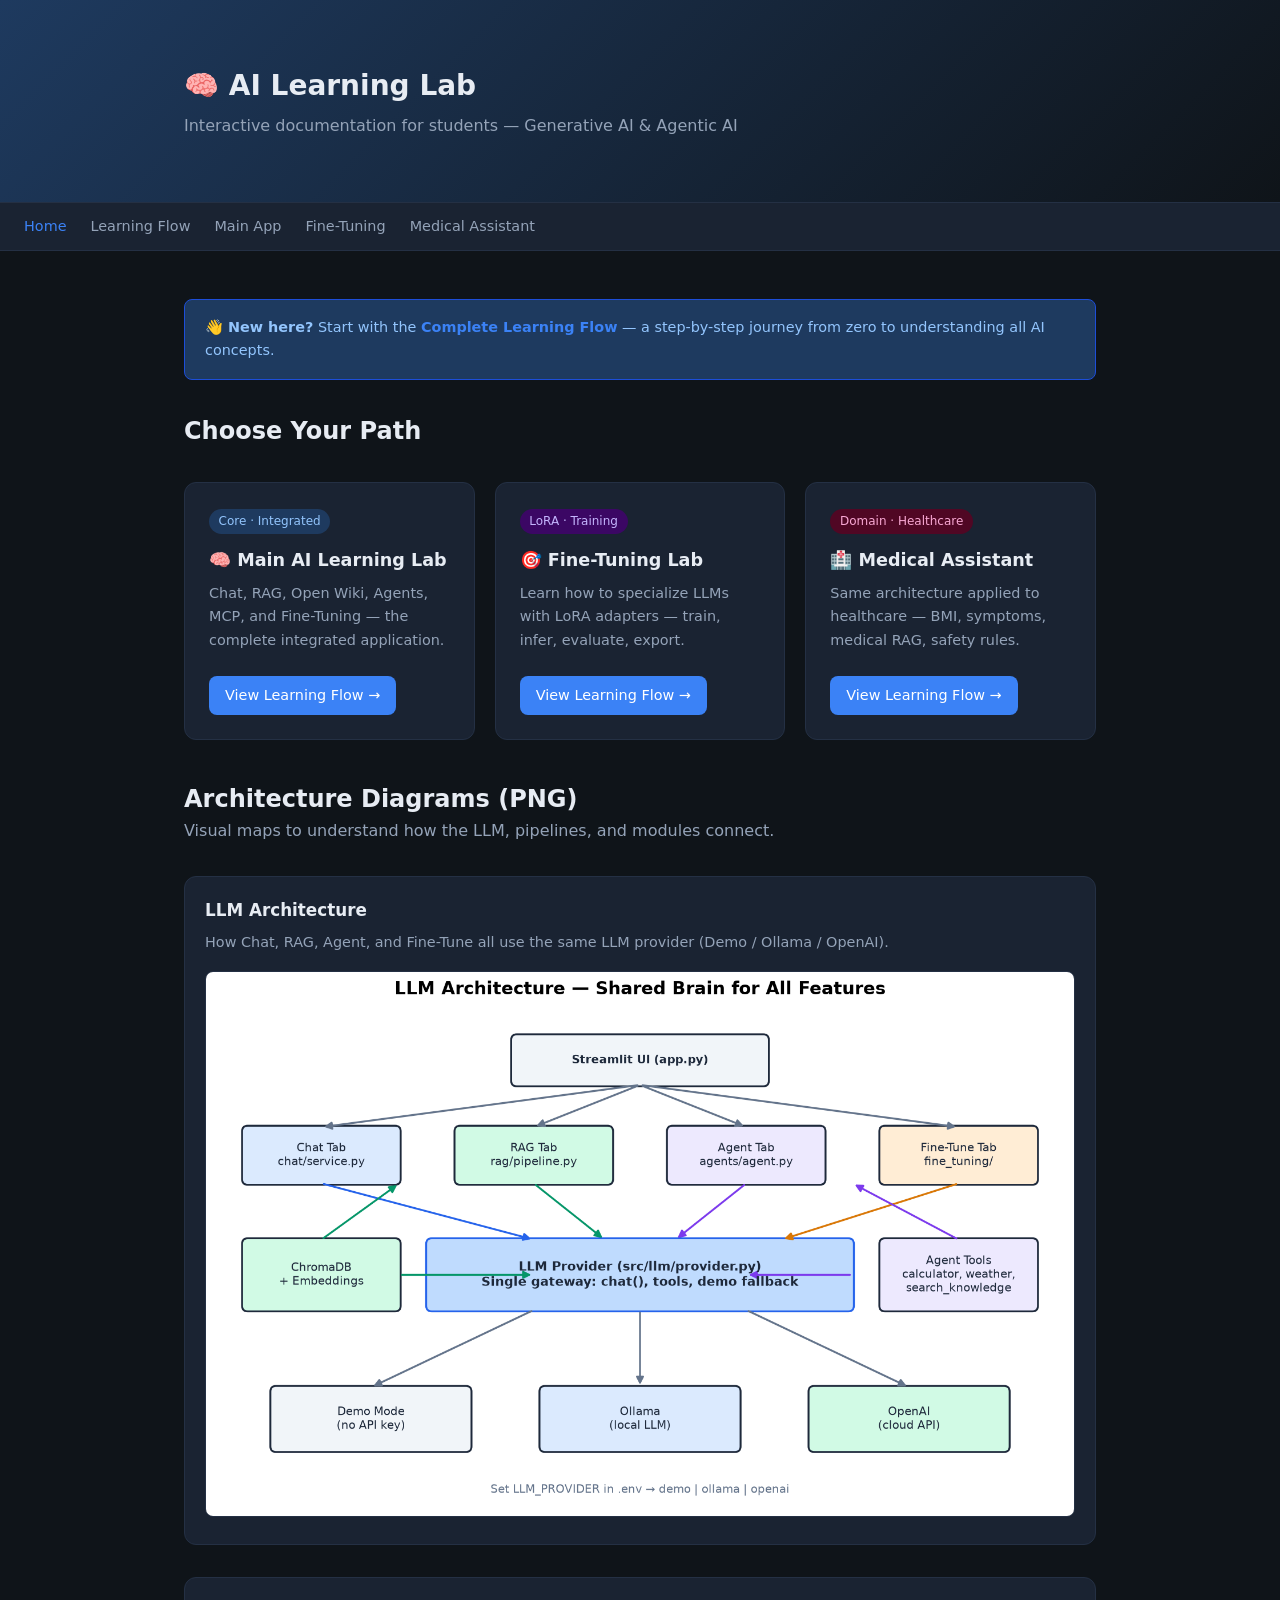
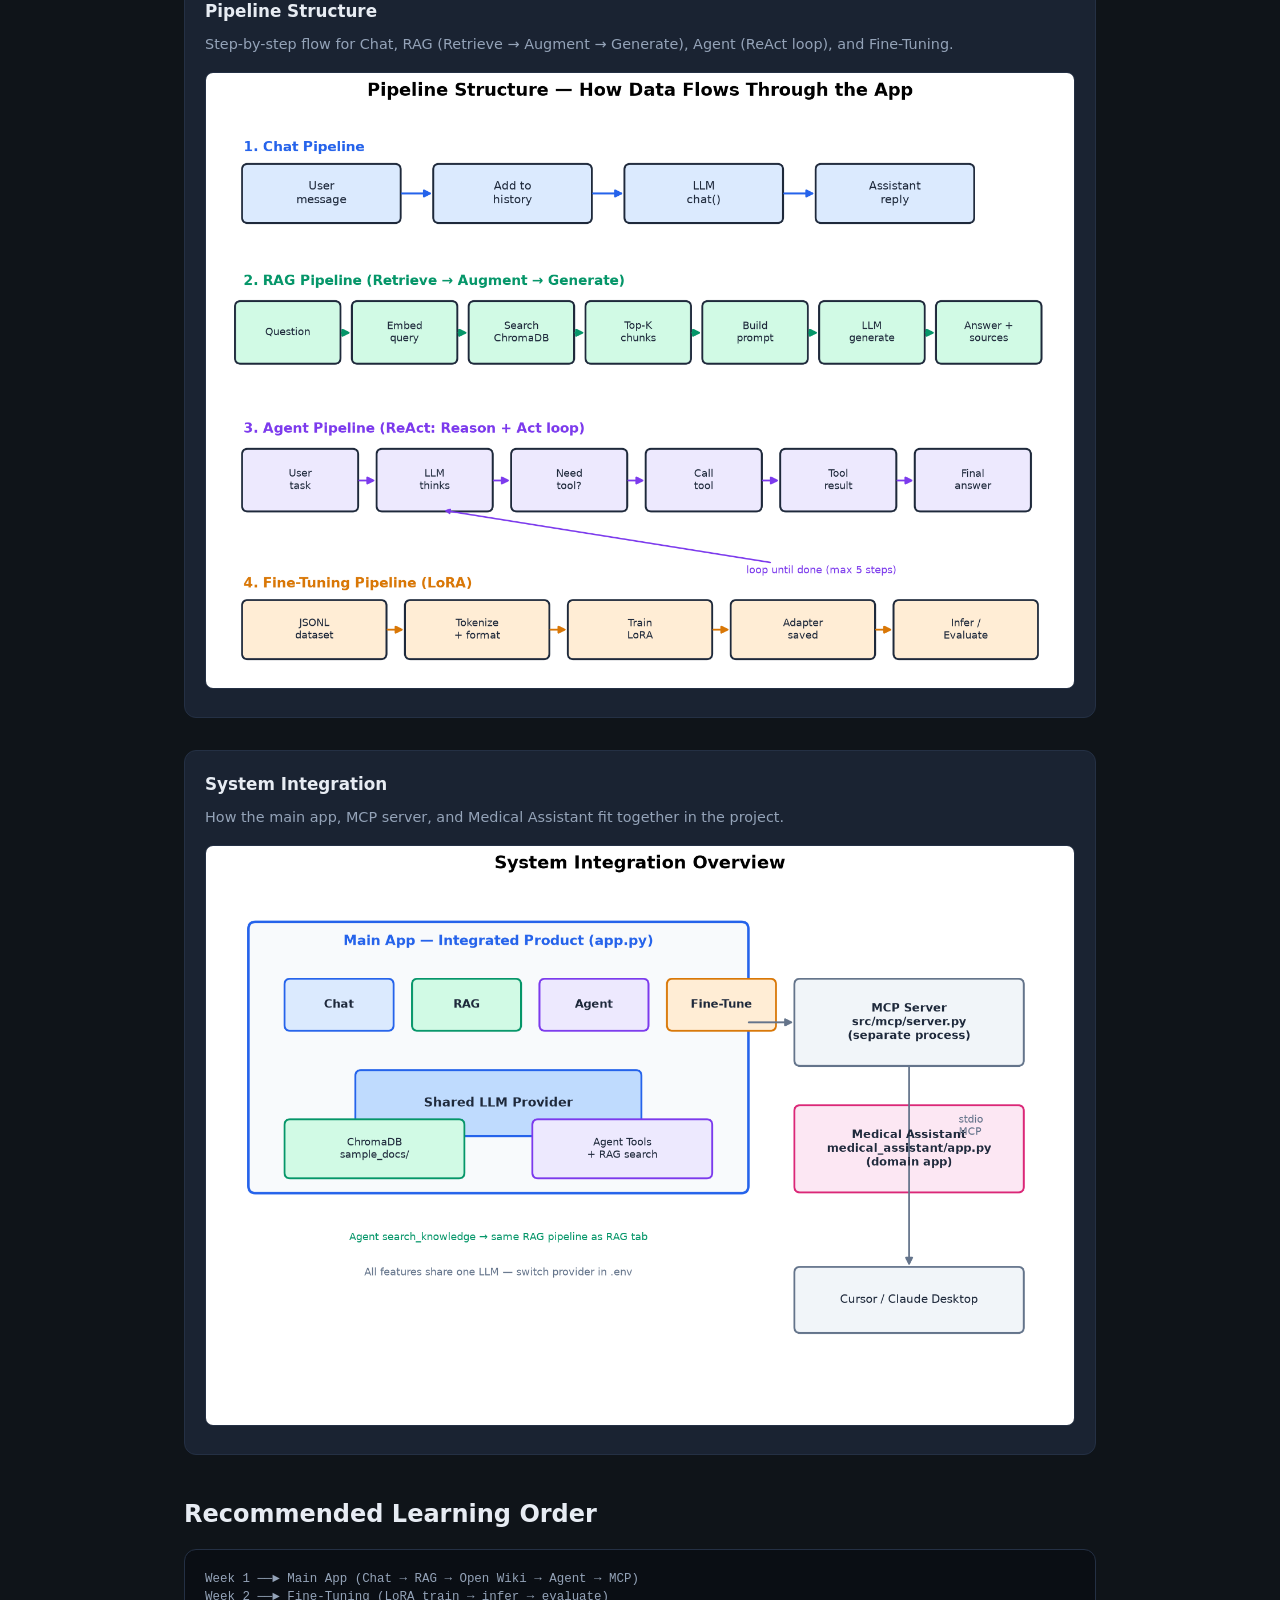
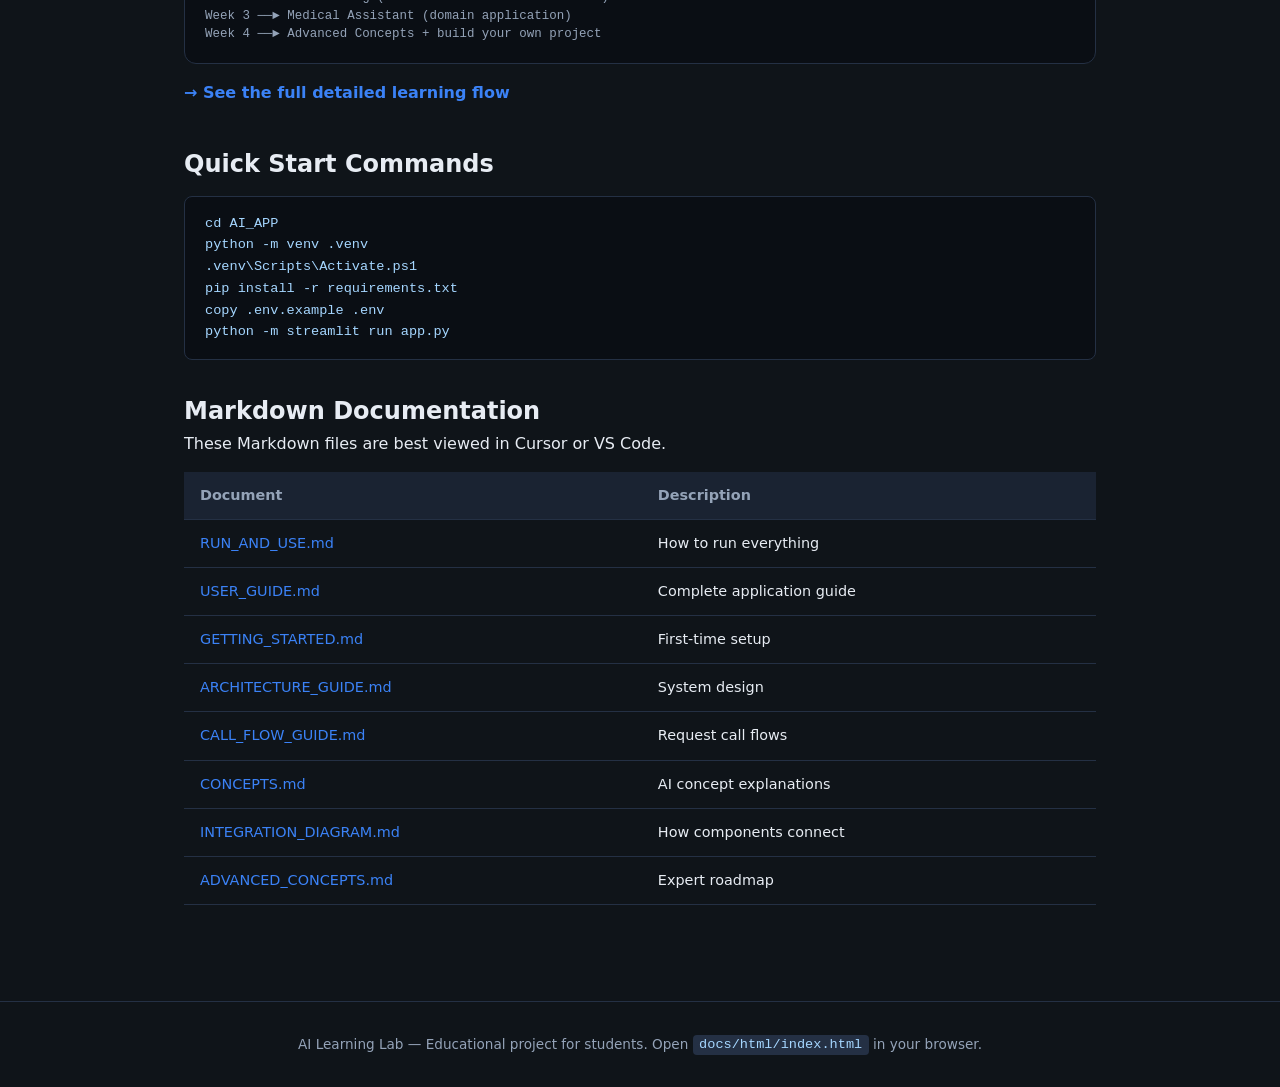
<file: docs/html/index.html>
<!DOCTYPE html>
<html lang="en">
<head>
  <meta charset="UTF-8">
  <meta name="viewport" content="width=device-width, initial-scale=1.0">
  <title>AI Learning Lab — Documentation Hub</title>
  <link rel="stylesheet" href="styles.css">
</head>
<body>

<header>
  <div class="container">
    <h1>🧠 AI Learning Lab</h1>
    <p>Interactive documentation for students — Generative AI &amp; Agentic AI</p>
  </div>
</header>

<nav class="top-nav">
  <a href="index.html" class="active">Home</a>
  <a href="learning-flow.html">Learning Flow</a>
  <a href="main-app-flow.html">Main App</a>
  <a href="fine-tuning-flow.html">Fine-Tuning</a>
  <a href="medical-assistant-flow.html">Medical Assistant</a>
</nav>

<div class="container">

  <div class="alert alert-info">
    <strong>👋 New here?</strong> Start with the
    <a href="learning-flow.html"><strong>Complete Learning Flow</strong></a>
    — a step-by-step journey from zero to understanding all AI concepts.
  </div>

  <h2 style="margin-top: 2rem;">Choose Your Path</h2>

  <div class="card-grid">
    <div class="card main">
      <span class="badge">Core · Integrated</span>
      <h3>🧠 Main AI Learning Lab</h3>
      <p>Chat, RAG, Open Wiki, Agents, MCP, and Fine-Tuning — the complete integrated application.</p>
      <a href="main-app-flow.html" class="btn">View Learning Flow →</a>
    </div>

    <div class="card finetune">
      <span class="badge">LoRA · Training</span>
      <h3>🎯 Fine-Tuning Lab</h3>
      <p>Learn how to specialize LLMs with LoRA adapters — train, infer, evaluate, export.</p>
      <a href="fine-tuning-flow.html" class="btn">View Learning Flow →</a>
    </div>

    <div class="card medical">
      <span class="badge">Domain · Healthcare</span>
      <h3>🏥 Medical Assistant</h3>
      <p>Same architecture applied to healthcare — BMI, symptoms, medical RAG, safety rules.</p>
      <a href="medical-assistant-flow.html" class="btn">View Learning Flow →</a>
    </div>
  </div>

  <h2 style="margin-top: 2.5rem;">Architecture Diagrams (PNG)</h2>
  <p style="color: var(--muted); margin-bottom: 1rem;">
    Visual maps to understand how the LLM, pipelines, and modules connect.
  </p>

  <div class="diagram-gallery">
    <div class="diagram-card">
      <h3>LLM Architecture</h3>
      <p>How Chat, RAG, Agent, and Fine-Tune all use the same LLM provider (Demo / Ollama / OpenAI).</p>
      <img src="../images/llm-architecture.png" alt="LLM architecture diagram" class="diagram-img">
    </div>
    <div class="diagram-card">
      <h3>Pipeline Structure</h3>
      <p>Step-by-step flow for Chat, RAG (Retrieve → Augment → Generate), Agent (ReAct loop), and Fine-Tuning.</p>
      <img src="../images/pipeline-structure.png" alt="Pipeline structure diagram" class="diagram-img">
    </div>
    <div class="diagram-card">
      <h3>System Integration</h3>
      <p>How the main app, MCP server, and Medical Assistant fit together in the project.</p>
      <img src="../images/integration-overview.png" alt="System integration overview diagram" class="diagram-img">
    </div>
  </div>

  <h2 style="margin-top: 2.5rem;">Recommended Learning Order</h2>

  <div class="diagram">Week 1 ──► Main App (Chat → RAG → Open Wiki → Agent → MCP)
Week 2 ──► Fine-Tuning (LoRA train → infer → evaluate)
Week 3 ──► Medical Assistant (domain application)
Week 4 ──► Advanced Concepts + build your own project</div>

  <p style="color: var(--muted); margin-top: 1rem;">
    <a href="learning-flow.html"><strong>→ See the full detailed learning flow</strong></a>
  </p>

  <h2 style="margin-top: 2.5rem;">Quick Start Commands</h2>
  <pre>cd AI_APP
python -m venv .venv
.venv\Scripts\Activate.ps1
pip install -r requirements.txt
copy .env.example .env
python -m streamlit run app.py</pre>

  <h2 style="margin-top: 2rem;">Markdown Documentation</h2>
  <p>These Markdown files are best viewed in Cursor or VS Code.</p>
  <table>
    <tr><th>Document</th><th>Description</th></tr>
    <tr><td><a href="../RUN_AND_USE.md">RUN_AND_USE.md</a></td><td>How to run everything</td></tr>
    <tr><td><a href="../USER_GUIDE.md">USER_GUIDE.md</a></td><td>Complete application guide</td></tr>
    <tr><td><a href="../GETTING_STARTED.md">GETTING_STARTED.md</a></td><td>First-time setup</td></tr>
    <tr><td><a href="../ARCHITECTURE_GUIDE.md">ARCHITECTURE_GUIDE.md</a></td><td>System design</td></tr>
    <tr><td><a href="../CALL_FLOW_GUIDE.md">CALL_FLOW_GUIDE.md</a></td><td>Request call flows</td></tr>
    <tr><td><a href="../CONCEPTS.md">CONCEPTS.md</a></td><td>AI concept explanations</td></tr>
    <tr><td><a href="../INTEGRATION_DIAGRAM.md">INTEGRATION_DIAGRAM.md</a></td><td>How components connect</td></tr>
    <tr><td><a href="../ADVANCED_CONCEPTS.md">ADVANCED_CONCEPTS.md</a></td><td>Expert roadmap</td></tr>
  </table>

</div>

<footer>
  AI Learning Lab — Educational project for students. Open <code>docs/html/index.html</code> in your browser.
</footer>

</body>
</html>
</file>
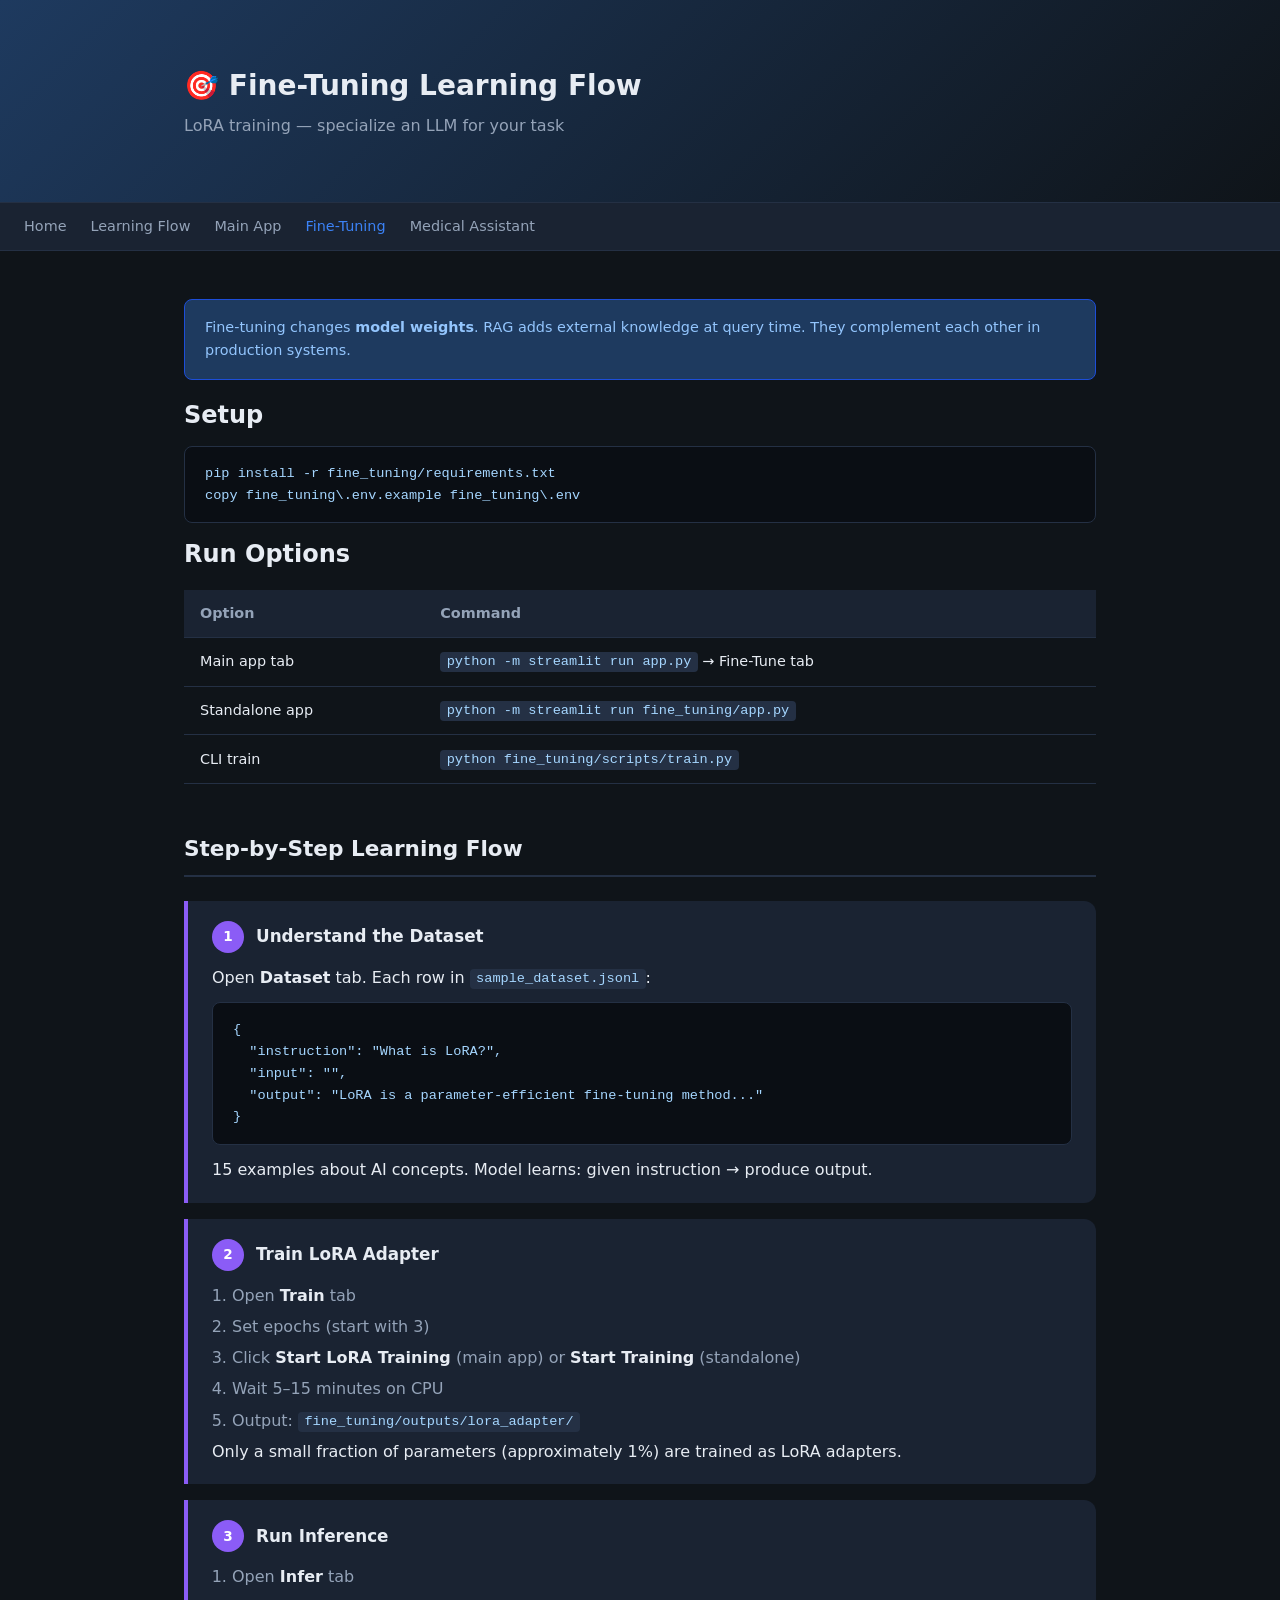
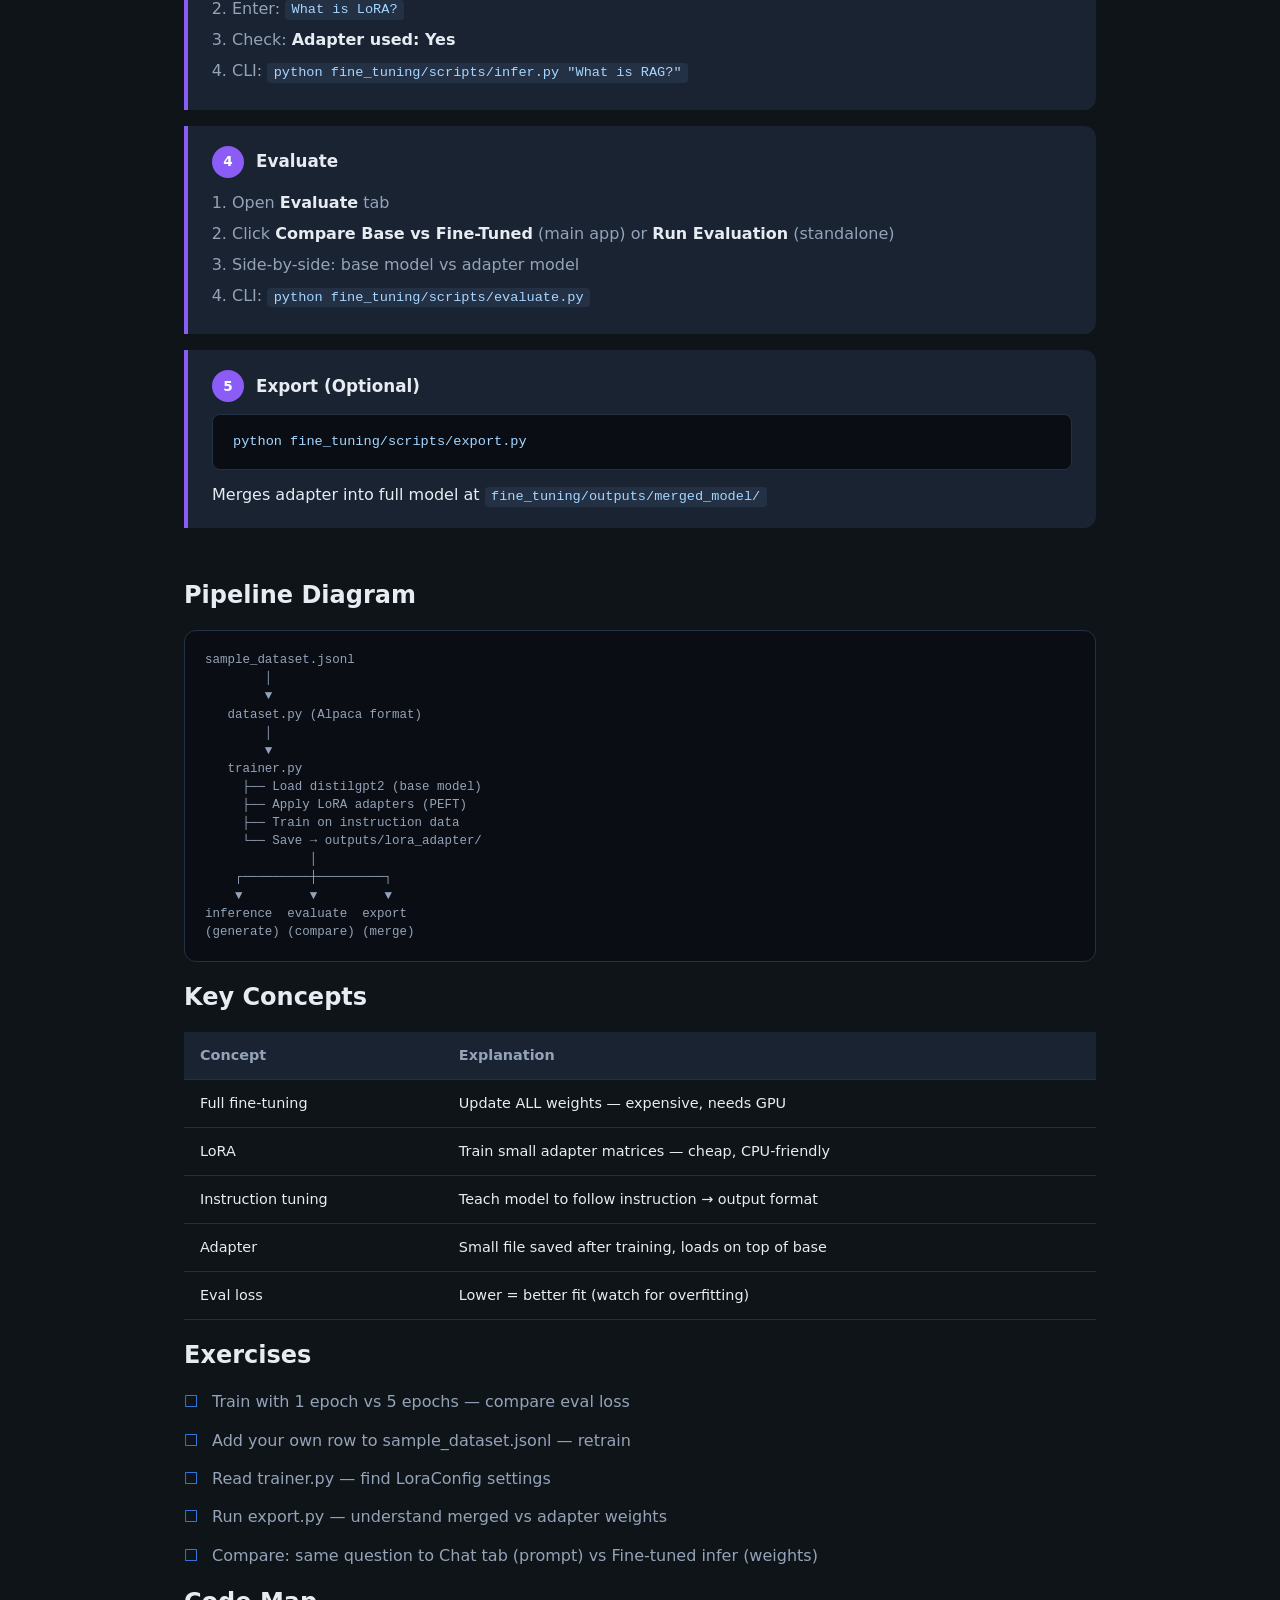
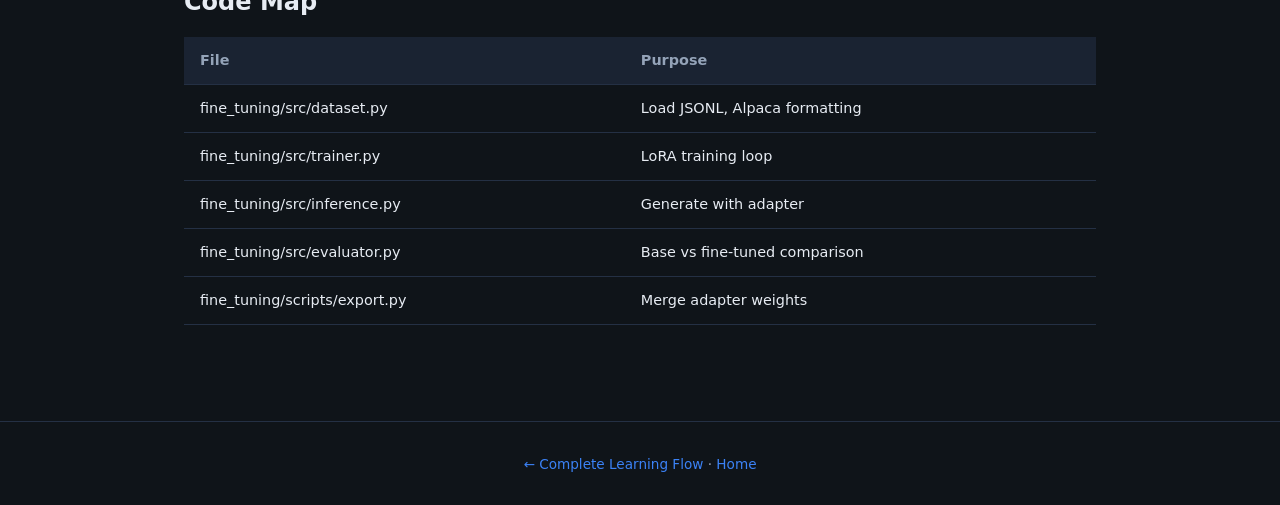
<file: docs/html/fine-tuning-flow.html>
<!DOCTYPE html>
<html lang="en">
<head>
  <meta charset="UTF-8">
  <meta name="viewport" content="width=device-width, initial-scale=1.0">
  <title>Fine-Tuning Learning Flow — AI Learning Lab</title>
  <link rel="stylesheet" href="styles.css">
</head>
<body>

<header>
  <div class="container">
    <h1>🎯 Fine-Tuning Learning Flow</h1>
    <p>LoRA training — specialize an LLM for your task</p>
  </div>
</header>

<nav class="top-nav">
  <a href="index.html">Home</a>
  <a href="learning-flow.html">Learning Flow</a>
  <a href="main-app-flow.html">Main App</a>
  <a href="fine-tuning-flow.html" class="active">Fine-Tuning</a>
  <a href="medical-assistant-flow.html">Medical Assistant</a>
</nav>

<div class="container">

  <div class="alert alert-info">
    Fine-tuning changes <strong>model weights</strong>. RAG adds external knowledge at query time.
    They complement each other in production systems.
  </div>

  <h2>Setup</h2>
  <pre>pip install -r fine_tuning/requirements.txt
copy fine_tuning\.env.example fine_tuning\.env</pre>

  <h2>Run Options</h2>
  <table>
    <tr><th>Option</th><th>Command</th></tr>
    <tr><td>Main app tab</td><td><code>python -m streamlit run app.py</code> → Fine-Tune tab</td></tr>
    <tr><td>Standalone app</td><td><code>python -m streamlit run fine_tuning/app.py</code></td></tr>
    <tr><td>CLI train</td><td><code>python fine_tuning/scripts/train.py</code></td></tr>
  </table>

  <!-- Step by step -->
  <div class="flow-section">
    <h2>Step-by-Step Learning Flow</h2>

    <div class="phase finetune">
      <div class="phase-header"><span class="phase-num">1</span><h3>Understand the Dataset</h3></div>
      <p>Open <strong>Dataset</strong> tab. Each row in <code>sample_dataset.jsonl</code>:</p>
      <pre>{
  "instruction": "What is LoRA?",
  "input": "",
  "output": "LoRA is a parameter-efficient fine-tuning method..."
}</pre>
      <p>15 examples about AI concepts. Model learns: given instruction → produce output.</p>
    </div>

    <div class="phase finetune">
      <div class="phase-header"><span class="phase-num">2</span><h3>Train LoRA Adapter</h3></div>
      <ol>
        <li>Open <strong>Train</strong> tab</li>
        <li>Set epochs (start with 3)</li>
        <li>Click <strong>Start LoRA Training</strong> (main app) or <strong>Start Training</strong> (standalone)</li>
        <li>Wait 5–15 minutes on CPU</li>
        <li>Output: <code>fine_tuning/outputs/lora_adapter/</code></li>
      </ol>
      <p>Only a small fraction of parameters (approximately 1%) are trained as LoRA adapters.</p>
    </div>

    <div class="phase finetune">
      <div class="phase-header"><span class="phase-num">3</span><h3>Run Inference</h3></div>
      <ol>
        <li>Open <strong>Infer</strong> tab</li>
        <li>Enter: <code>What is LoRA?</code></li>
        <li>Check: <strong>Adapter used: Yes</strong></li>
        <li>CLI: <code>python fine_tuning/scripts/infer.py "What is RAG?"</code></li>
      </ol>
    </div>

    <div class="phase finetune">
      <div class="phase-header"><span class="phase-num">4</span><h3>Evaluate</h3></div>
      <ol>
        <li>Open <strong>Evaluate</strong> tab</li>
        <li>Click <strong>Compare Base vs Fine-Tuned</strong> (main app) or <strong>Run Evaluation</strong> (standalone)</li>
        <li>Side-by-side: base model vs adapter model</li>
        <li>CLI: <code>python fine_tuning/scripts/evaluate.py</code></li>
      </ol>
    </div>

    <div class="phase finetune">
      <div class="phase-header"><span class="phase-num">5</span><h3>Export (Optional)</h3></div>
      <pre>python fine_tuning/scripts/export.py</pre>
      <p>Merges adapter into full model at <code>fine_tuning/outputs/merged_model/</code></p>
    </div>
  </div>

  <h2>Pipeline Diagram</h2>
  <div class="diagram">sample_dataset.jsonl
        │
        ▼
   dataset.py (Alpaca format)
        │
        ▼
   trainer.py
     ├── Load distilgpt2 (base model)
     ├── Apply LoRA adapters (PEFT)
     ├── Train on instruction data
     └── Save → outputs/lora_adapter/
              │
    ┌─────────┼─────────┐
    ▼         ▼         ▼
inference  evaluate  export
(generate) (compare) (merge)</div>

  <h2>Key Concepts</h2>
  <table>
    <tr><th>Concept</th><th>Explanation</th></tr>
    <tr><td>Full fine-tuning</td><td>Update ALL weights — expensive, needs GPU</td></tr>
    <tr><td>LoRA</td><td>Train small adapter matrices — cheap, CPU-friendly</td></tr>
    <tr><td>Instruction tuning</td><td>Teach model to follow instruction → output format</td></tr>
    <tr><td>Adapter</td><td>Small file saved after training, loads on top of base</td></tr>
    <tr><td>Eval loss</td><td>Lower = better fit (watch for overfitting)</td></tr>
  </table>

  <h2>Exercises</h2>
  <ul class="checklist">
    <li>Train with 1 epoch vs 5 epochs — compare eval loss</li>
    <li>Add your own row to sample_dataset.jsonl — retrain</li>
    <li>Read trainer.py — find LoraConfig settings</li>
    <li>Run export.py — understand merged vs adapter weights</li>
    <li>Compare: same question to Chat tab (prompt) vs Fine-tuned infer (weights)</li>
  </ul>

  <h2>Code Map</h2>
  <table>
    <tr><th>File</th><th>Purpose</th></tr>
    <tr><td>fine_tuning/src/dataset.py</td><td>Load JSONL, Alpaca formatting</td></tr>
    <tr><td>fine_tuning/src/trainer.py</td><td>LoRA training loop</td></tr>
    <tr><td>fine_tuning/src/inference.py</td><td>Generate with adapter</td></tr>
    <tr><td>fine_tuning/src/evaluator.py</td><td>Base vs fine-tuned comparison</td></tr>
    <tr><td>fine_tuning/scripts/export.py</td><td>Merge adapter weights</td></tr>
  </table>

</div>

<footer>
  <a href="learning-flow.html">← Complete Learning Flow</a> · <a href="index.html">Home</a>
</footer>

</body>
</html>
</file>
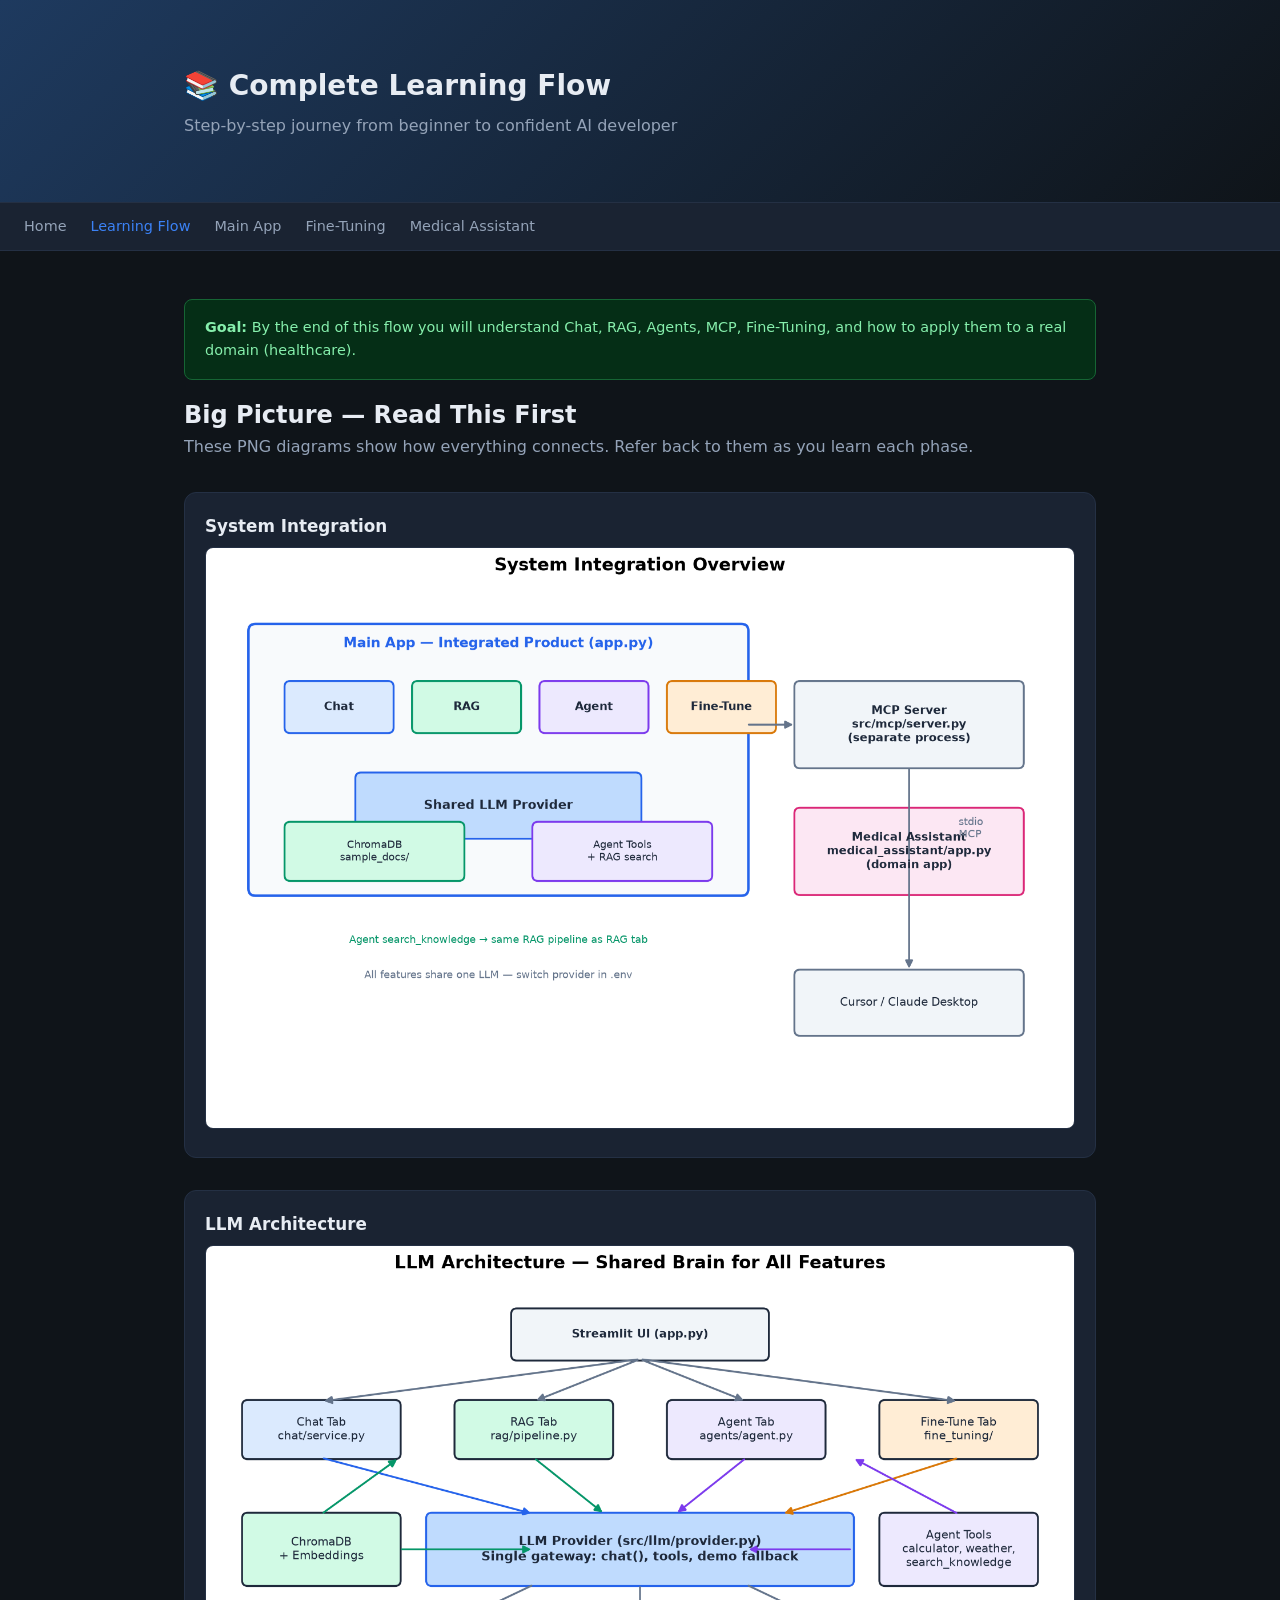
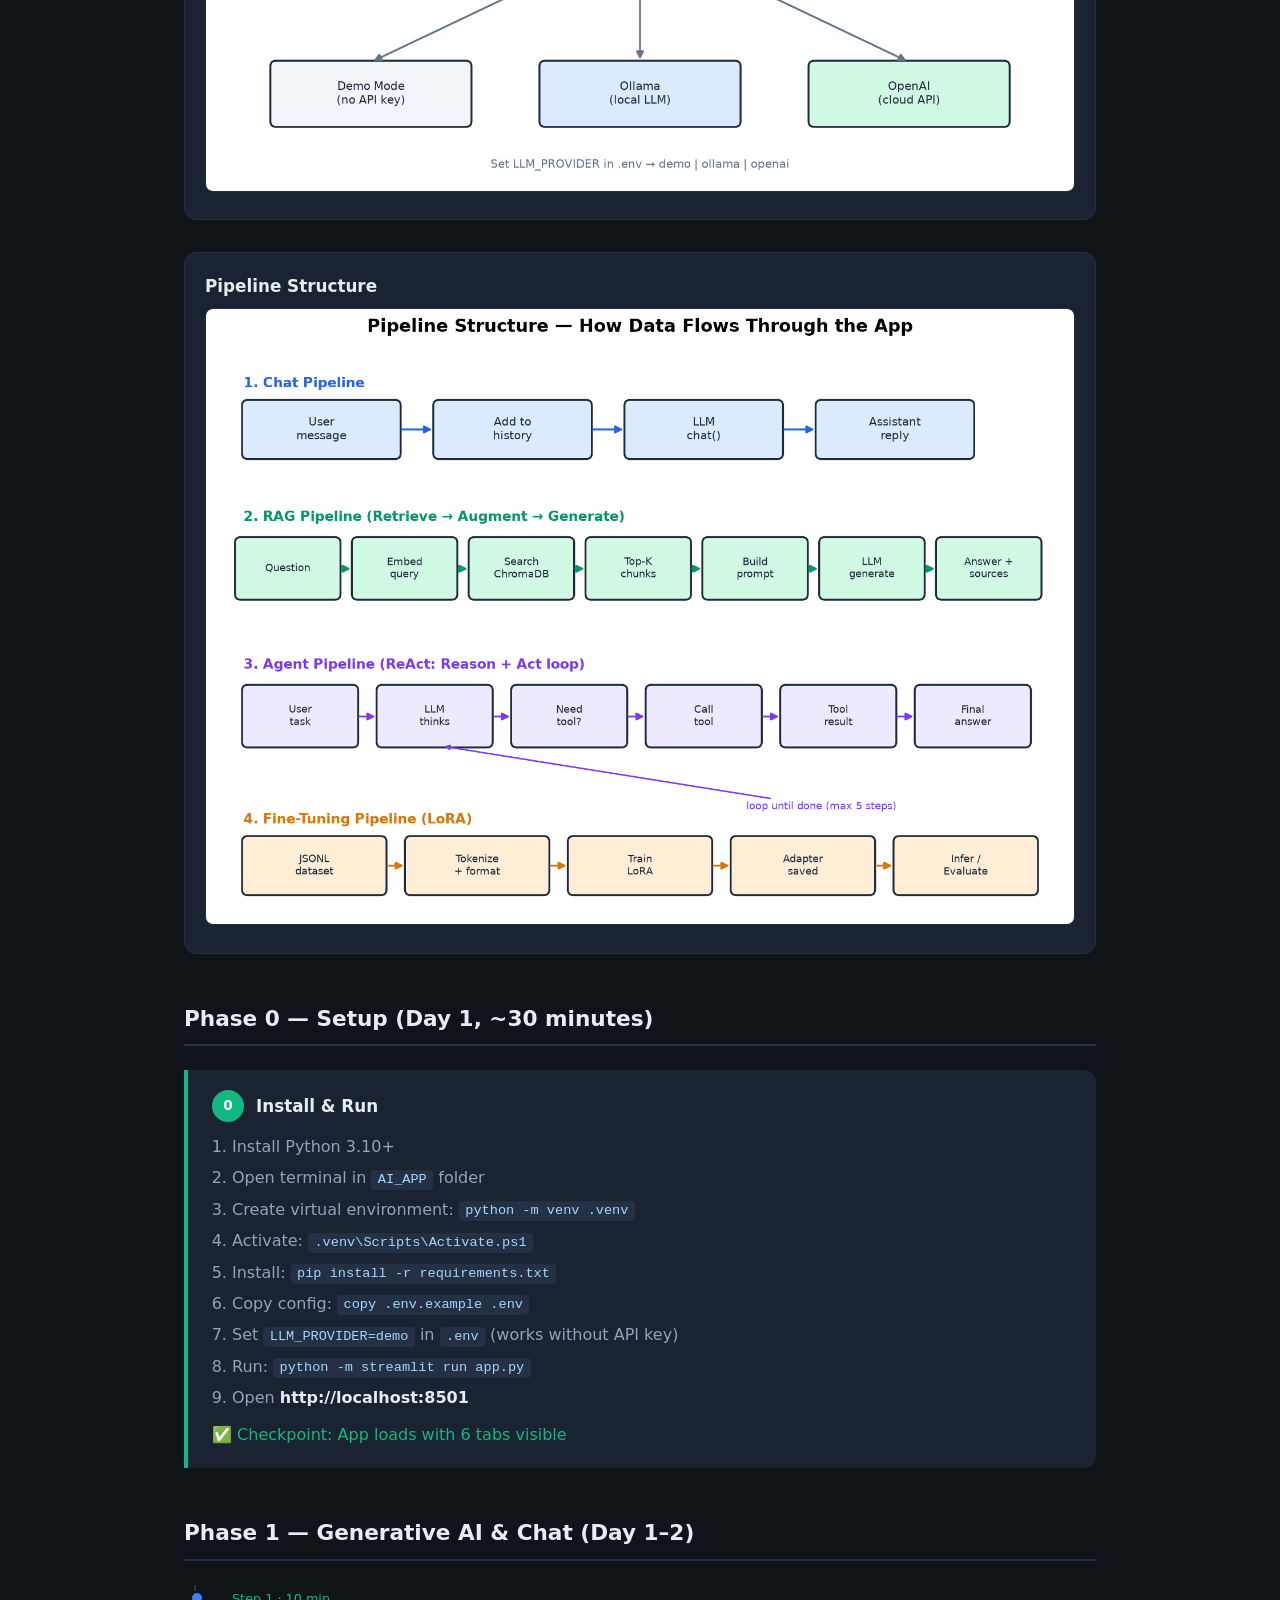
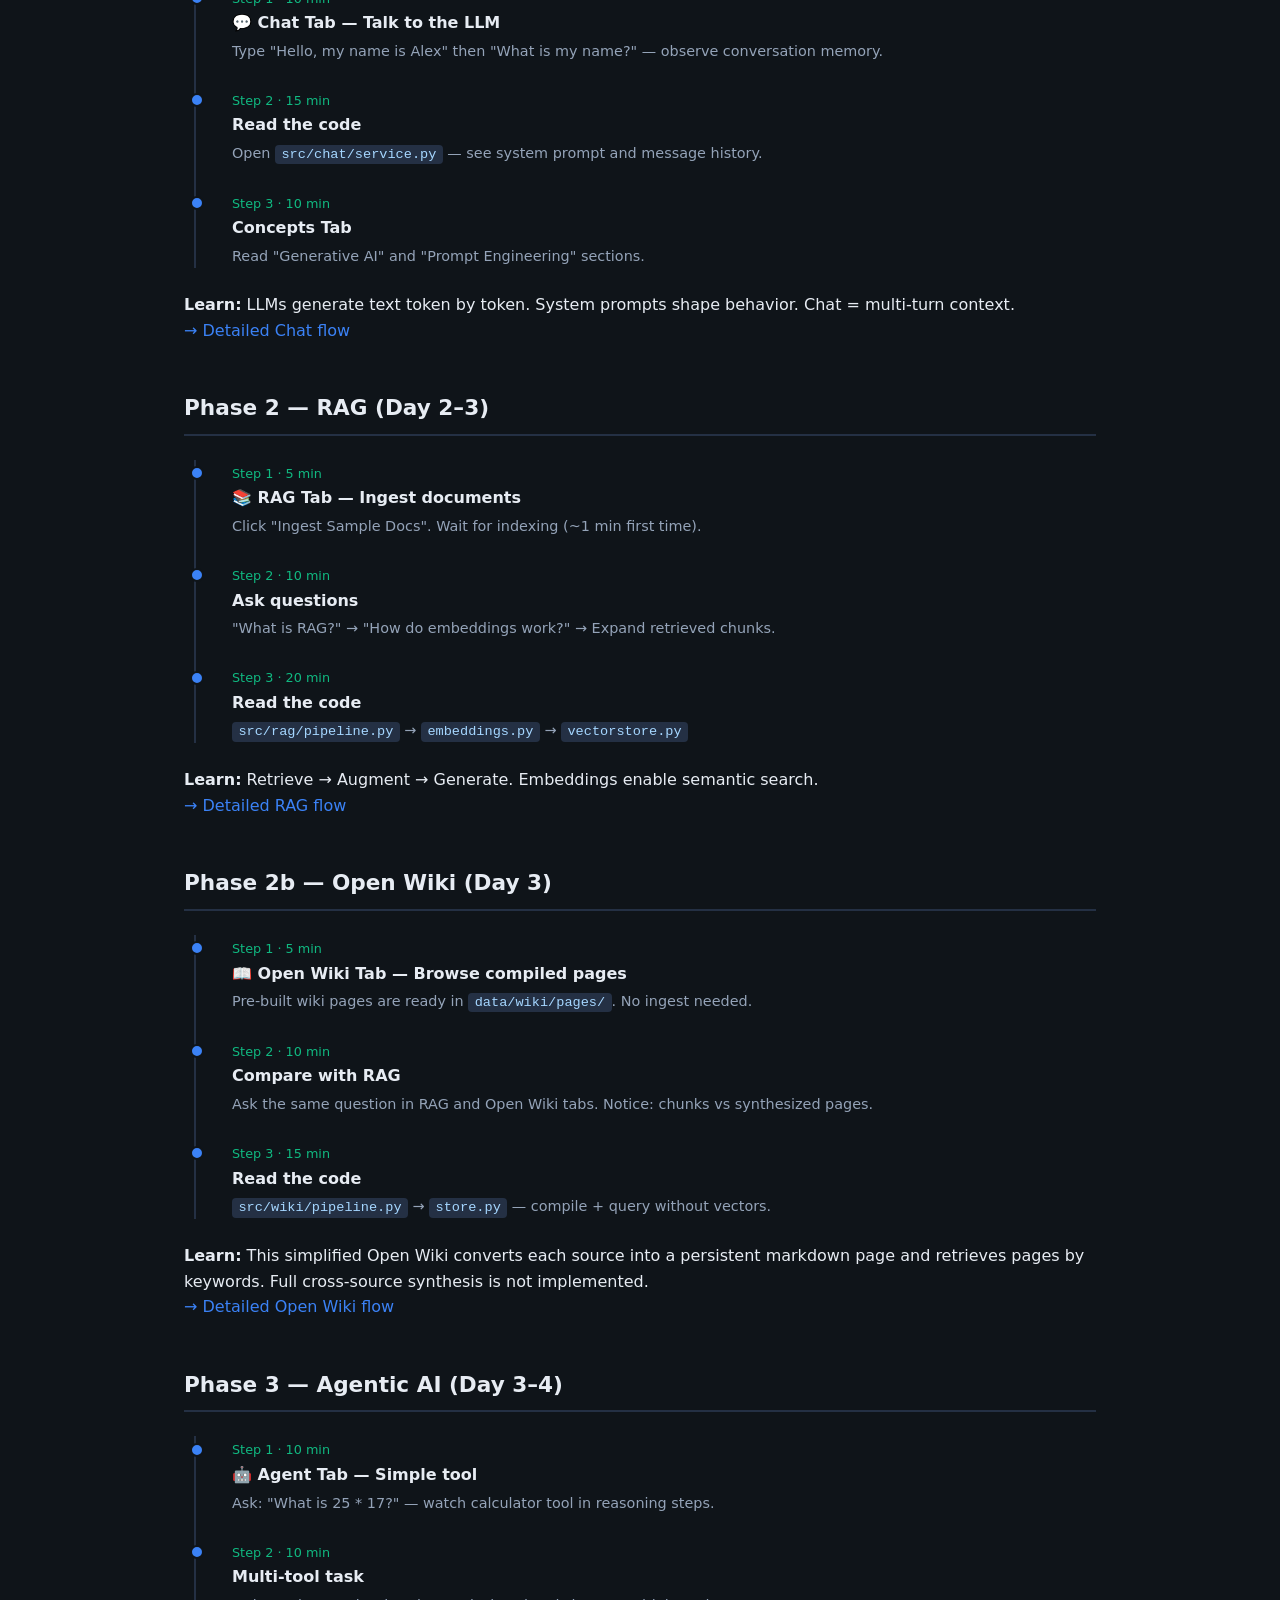
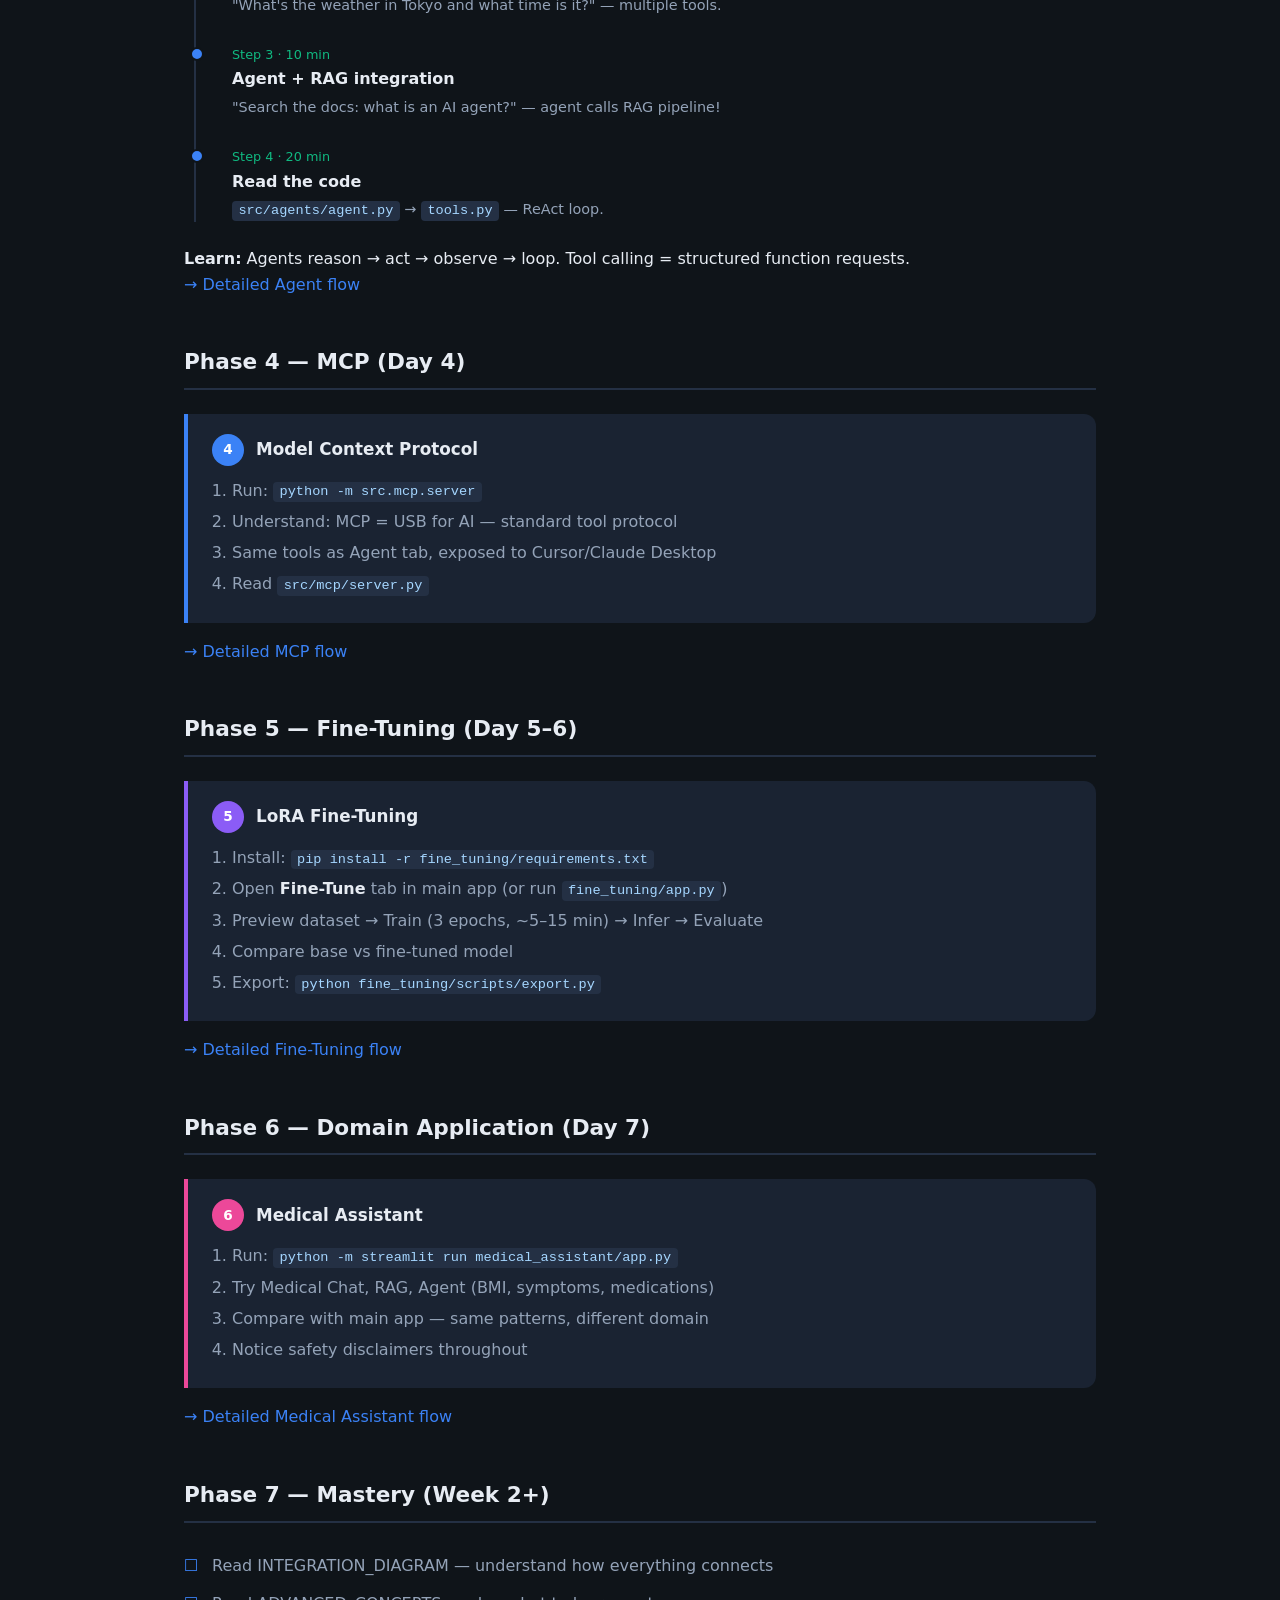
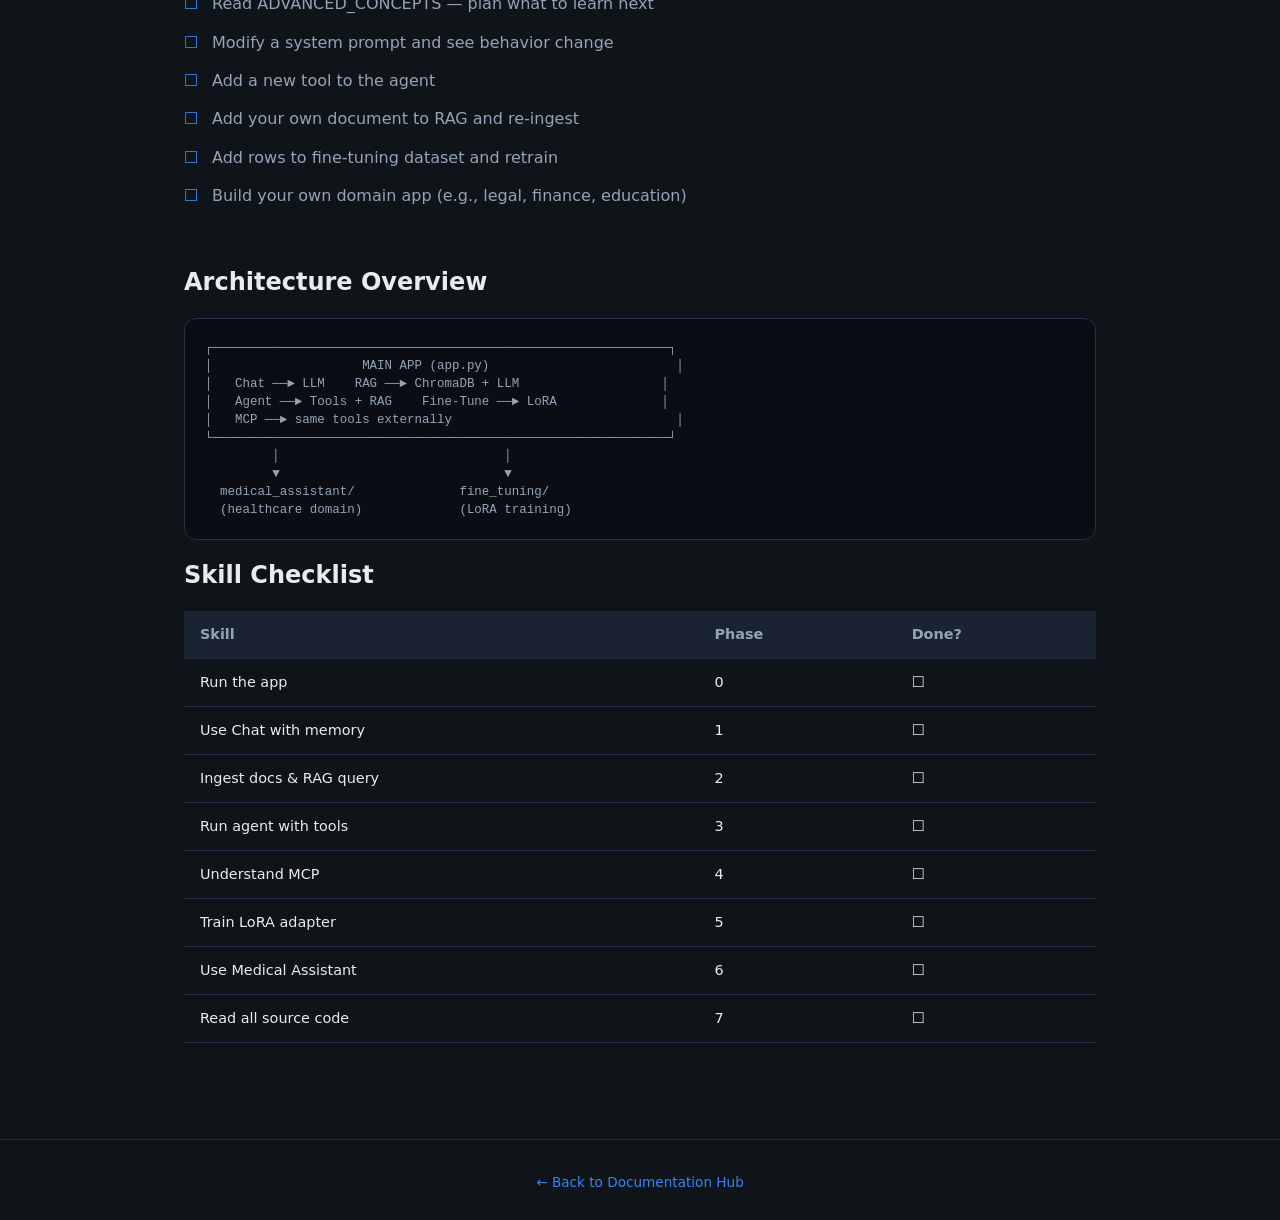
<file: docs/html/learning-flow.html>
<!DOCTYPE html>
<html lang="en">
<head>
  <meta charset="UTF-8">
  <meta name="viewport" content="width=device-width, initial-scale=1.0">
  <title>Complete Learning Flow — AI Learning Lab</title>
  <link rel="stylesheet" href="styles.css">
</head>
<body>

<header>
  <div class="container">
    <h1>📚 Complete Learning Flow</h1>
    <p>Step-by-step journey from beginner to confident AI developer</p>
  </div>
</header>

<nav class="top-nav">
  <a href="index.html">Home</a>
  <a href="learning-flow.html" class="active">Learning Flow</a>
  <a href="main-app-flow.html">Main App</a>
  <a href="fine-tuning-flow.html">Fine-Tuning</a>
  <a href="medical-assistant-flow.html">Medical Assistant</a>
</nav>

<div class="container">

  <div class="alert alert-success">
    <strong>Goal:</strong> By the end of this flow you will understand Chat, RAG, Agents, MCP, Fine-Tuning,
    and how to apply them to a real domain (healthcare).
  </div>

  <h2>Big Picture — Read This First</h2>
  <p style="color: var(--muted); margin-bottom: 1rem;">
    These PNG diagrams show how everything connects. Refer back to them as you learn each phase.
  </p>
  <div class="diagram-gallery">
    <div class="diagram-card">
      <h3>System Integration</h3>
      <img src="../images/integration-overview.png" alt="System integration overview" class="diagram-img">
    </div>
    <div class="diagram-card">
      <h3>LLM Architecture</h3>
      <img src="../images/llm-architecture.png" alt="LLM architecture" class="diagram-img">
    </div>
    <div class="diagram-card">
      <h3>Pipeline Structure</h3>
      <img src="../images/pipeline-structure.png" alt="Pipeline structure" class="diagram-img">
    </div>
  </div>

  <!-- PHASE 0 -->
  <div class="flow-section">
    <h2>Phase 0 — Setup (Day 1, ~30 minutes)</h2>

    <div class="phase setup">
      <div class="phase-header">
        <span class="phase-num">0</span>
        <h3>Install &amp; Run</h3>
      </div>
      <ol>
        <li>Install Python 3.10+</li>
        <li>Open terminal in <code>AI_APP</code> folder</li>
        <li>Create virtual environment: <code>python -m venv .venv</code></li>
        <li>Activate: <code>.venv\Scripts\Activate.ps1</code></li>
        <li>Install: <code>pip install -r requirements.txt</code></li>
        <li>Copy config: <code>copy .env.example .env</code></li>
        <li>Set <code>LLM_PROVIDER=demo</code> in <code>.env</code> (works without API key)</li>
        <li>Run: <code>python -m streamlit run app.py</code></li>
        <li>Open <strong>http://localhost:8501</strong></li>
      </ol>
      <p style="margin-top:0.75rem;color:var(--accent2);">✅ Checkpoint: App loads with 6 tabs visible</p>
    </div>
  </div>

  <!-- PHASE 1 -->
  <div class="flow-section">
    <h2>Phase 1 — Generative AI &amp; Chat (Day 1–2)</h2>

    <div class="timeline">
      <div class="timeline-item">
        <span class="time">Step 1 · 10 min</span>
        <h4>💬 Chat Tab — Talk to the LLM</h4>
        <p>Type "Hello, my name is Alex" then "What is my name?" — observe conversation memory.</p>
      </div>
      <div class="timeline-item">
        <span class="time">Step 2 · 15 min</span>
        <h4>Read the code</h4>
        <p>Open <code>src/chat/service.py</code> — see system prompt and message history.</p>
      </div>
      <div class="timeline-item">
        <span class="time">Step 3 · 10 min</span>
        <h4>Concepts Tab</h4>
        <p>Read "Generative AI" and "Prompt Engineering" sections.</p>
      </div>
    </div>
    <p><strong>Learn:</strong> LLMs generate text token by token. System prompts shape behavior. Chat = multi-turn context.</p>
    <a href="main-app-flow.html#chat">→ Detailed Chat flow</a>
  </div>

  <!-- PHASE 2 -->
  <div class="flow-section">
    <h2>Phase 2 — RAG (Day 2–3)</h2>

    <div class="timeline">
      <div class="timeline-item">
        <span class="time">Step 1 · 5 min</span>
        <h4>📚 RAG Tab — Ingest documents</h4>
        <p>Click "Ingest Sample Docs". Wait for indexing (~1 min first time).</p>
      </div>
      <div class="timeline-item">
        <span class="time">Step 2 · 10 min</span>
        <h4>Ask questions</h4>
        <p>"What is RAG?" → "How do embeddings work?" → Expand retrieved chunks.</p>
      </div>
      <div class="timeline-item">
        <span class="time">Step 3 · 20 min</span>
        <h4>Read the code</h4>
        <p><code>src/rag/pipeline.py</code> → <code>embeddings.py</code> → <code>vectorstore.py</code></p>
      </div>
    </div>
    <p><strong>Learn:</strong> Retrieve → Augment → Generate. Embeddings enable semantic search.</p>
    <a href="main-app-flow.html#rag">→ Detailed RAG flow</a>
  </div>

  <!-- PHASE 2b -->
  <div class="flow-section">
    <h2>Phase 2b — Open Wiki (Day 3)</h2>

    <div class="timeline">
      <div class="timeline-item">
        <span class="time">Step 1 · 5 min</span>
        <h4>📖 Open Wiki Tab — Browse compiled pages</h4>
        <p>Pre-built wiki pages are ready in <code>data/wiki/pages/</code>. No ingest needed.</p>
      </div>
      <div class="timeline-item">
        <span class="time">Step 2 · 10 min</span>
        <h4>Compare with RAG</h4>
        <p>Ask the same question in RAG and Open Wiki tabs. Notice: chunks vs synthesized pages.</p>
      </div>
      <div class="timeline-item">
        <span class="time">Step 3 · 15 min</span>
        <h4>Read the code</h4>
        <p><code>src/wiki/pipeline.py</code> → <code>store.py</code> — compile + query without vectors.</p>
      </div>
    </div>
    <p><strong>Learn:</strong> This simplified Open Wiki converts each source into a persistent markdown page and retrieves pages by keywords. Full cross-source synthesis is not implemented.</p>
    <a href="main-app-flow.html#open-wiki">→ Detailed Open Wiki flow</a>
  </div>

  <!-- PHASE 3 -->
  <div class="flow-section">
    <h2>Phase 3 — Agentic AI (Day 3–4)</h2>

    <div class="timeline">
      <div class="timeline-item">
        <span class="time">Step 1 · 10 min</span>
        <h4>🤖 Agent Tab — Simple tool</h4>
        <p>Ask: "What is 25 * 17?" — watch calculator tool in reasoning steps.</p>
      </div>
      <div class="timeline-item">
        <span class="time">Step 2 · 10 min</span>
        <h4>Multi-tool task</h4>
        <p>"What's the weather in Tokyo and what time is it?" — multiple tools.</p>
      </div>
      <div class="timeline-item">
        <span class="time">Step 3 · 10 min</span>
        <h4>Agent + RAG integration</h4>
        <p>"Search the docs: what is an AI agent?" — agent calls RAG pipeline!</p>
      </div>
      <div class="timeline-item">
        <span class="time">Step 4 · 20 min</span>
        <h4>Read the code</h4>
        <p><code>src/agents/agent.py</code> → <code>tools.py</code> — ReAct loop.</p>
      </div>
    </div>
    <p><strong>Learn:</strong> Agents reason → act → observe → loop. Tool calling = structured function requests.</p>
    <a href="main-app-flow.html#agent">→ Detailed Agent flow</a>
  </div>

  <!-- PHASE 4 -->
  <div class="flow-section">
    <h2>Phase 4 — MCP (Day 4)</h2>

    <div class="phase">
      <div class="phase-header">
        <span class="phase-num">4</span>
        <h3>Model Context Protocol</h3>
      </div>
      <ol>
        <li>Run: <code>python -m src.mcp.server</code></li>
        <li>Understand: MCP = USB for AI — standard tool protocol</li>
        <li>Same tools as Agent tab, exposed to Cursor/Claude Desktop</li>
        <li>Read <code>src/mcp/server.py</code></li>
      </ol>
    </div>
    <a href="main-app-flow.html#mcp">→ Detailed MCP flow</a>
  </div>

  <!-- PHASE 5 -->
  <div class="flow-section">
    <h2>Phase 5 — Fine-Tuning (Day 5–6)</h2>

    <div class="phase finetune">
      <div class="phase-header">
        <span class="phase-num">5</span>
        <h3>LoRA Fine-Tuning</h3>
      </div>
      <ol>
        <li>Install: <code>pip install -r fine_tuning/requirements.txt</code></li>
        <li>Open <strong>Fine-Tune</strong> tab in main app (or run <code>fine_tuning/app.py</code>)</li>
        <li>Preview dataset → Train (3 epochs, ~5–15 min) → Infer → Evaluate</li>
        <li>Compare base vs fine-tuned model</li>
        <li>Export: <code>python fine_tuning/scripts/export.py</code></li>
      </ol>
    </div>
    <a href="fine-tuning-flow.html">→ Detailed Fine-Tuning flow</a>
  </div>

  <!-- PHASE 6 -->
  <div class="flow-section">
    <h2>Phase 6 — Domain Application (Day 7)</h2>

    <div class="phase medical">
      <div class="phase-header">
        <span class="phase-num">6</span>
        <h3>Medical Assistant</h3>
      </div>
      <ol>
        <li>Run: <code>python -m streamlit run medical_assistant/app.py</code></li>
        <li>Try Medical Chat, RAG, Agent (BMI, symptoms, medications)</li>
        <li>Compare with main app — same patterns, different domain</li>
        <li>Notice safety disclaimers throughout</li>
      </ol>
    </div>
    <a href="medical-assistant-flow.html">→ Detailed Medical Assistant flow</a>
  </div>

  <!-- PHASE 7 -->
  <div class="flow-section">
    <h2>Phase 7 — Mastery (Week 2+)</h2>

    <ul class="checklist">
      <li>Read INTEGRATION_DIAGRAM — understand how everything connects</li>
      <li>Read ADVANCED_CONCEPTS — plan what to learn next</li>
      <li>Modify a system prompt and see behavior change</li>
      <li>Add a new tool to the agent</li>
      <li>Add your own document to RAG and re-ingest</li>
      <li>Add rows to fine-tuning dataset and retrain</li>
      <li>Build your own domain app (e.g., legal, finance, education)</li>
    </ul>
  </div>

  <h2>Architecture Overview</h2>
  <div class="diagram">┌─────────────────────────────────────────────────────────────┐
│                    MAIN APP (app.py)                         │
│   Chat ──► LLM    RAG ──► ChromaDB + LLM                   │
│   Agent ──► Tools + RAG    Fine-Tune ──► LoRA              │
│   MCP ──► same tools externally                              │
└─────────────────────────────────────────────────────────────┘
         │                              │
         ▼                              ▼
  medical_assistant/              fine_tuning/
  (healthcare domain)             (LoRA training)</div>

  <h2>Skill Checklist</h2>
  <table>
    <tr><th>Skill</th><th>Phase</th><th>Done?</th></tr>
    <tr><td>Run the app</td><td>0</td><td>☐</td></tr>
    <tr><td>Use Chat with memory</td><td>1</td><td>☐</td></tr>
    <tr><td>Ingest docs &amp; RAG query</td><td>2</td><td>☐</td></tr>
    <tr><td>Run agent with tools</td><td>3</td><td>☐</td></tr>
    <tr><td>Understand MCP</td><td>4</td><td>☐</td></tr>
    <tr><td>Train LoRA adapter</td><td>5</td><td>☐</td></tr>
    <tr><td>Use Medical Assistant</td><td>6</td><td>☐</td></tr>
    <tr><td>Read all source code</td><td>7</td><td>☐</td></tr>
  </table>

</div>

<footer>
  <a href="index.html">← Back to Documentation Hub</a>
</footer>

</body>
</html>
</file>
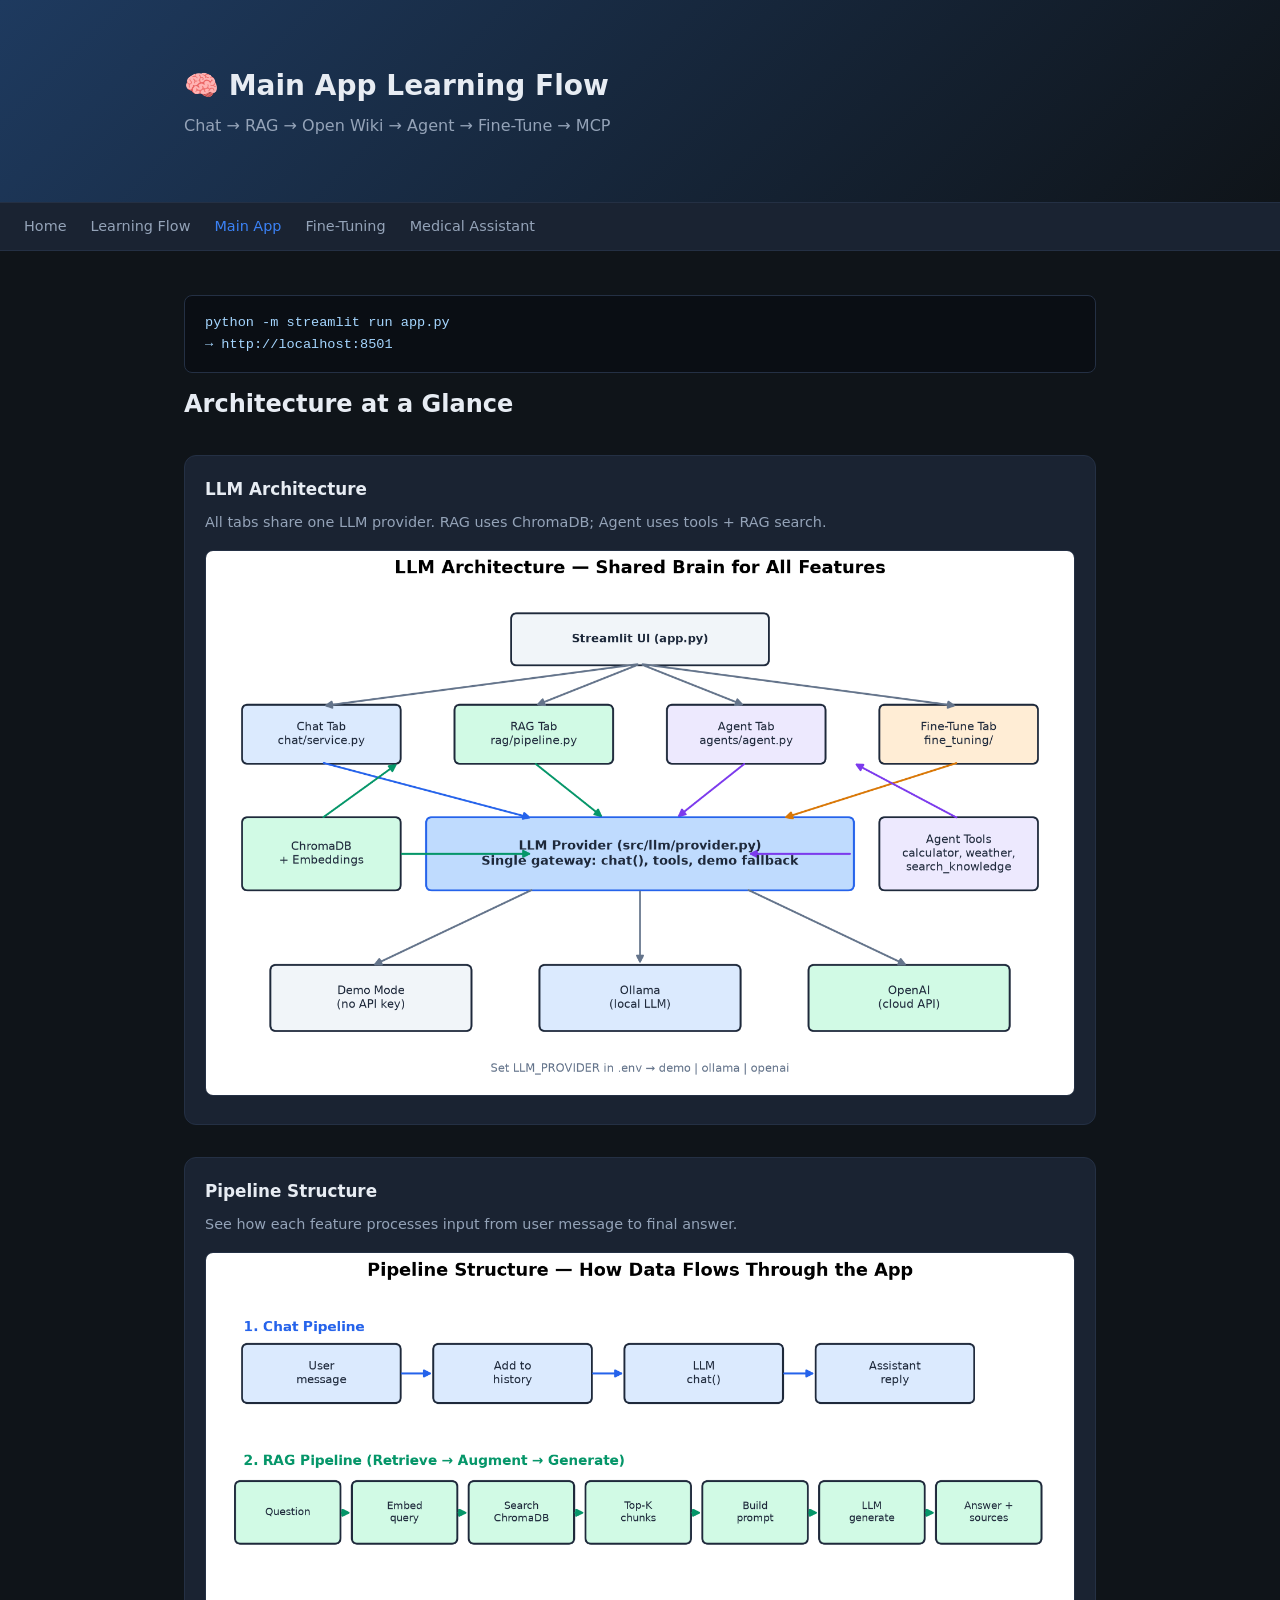
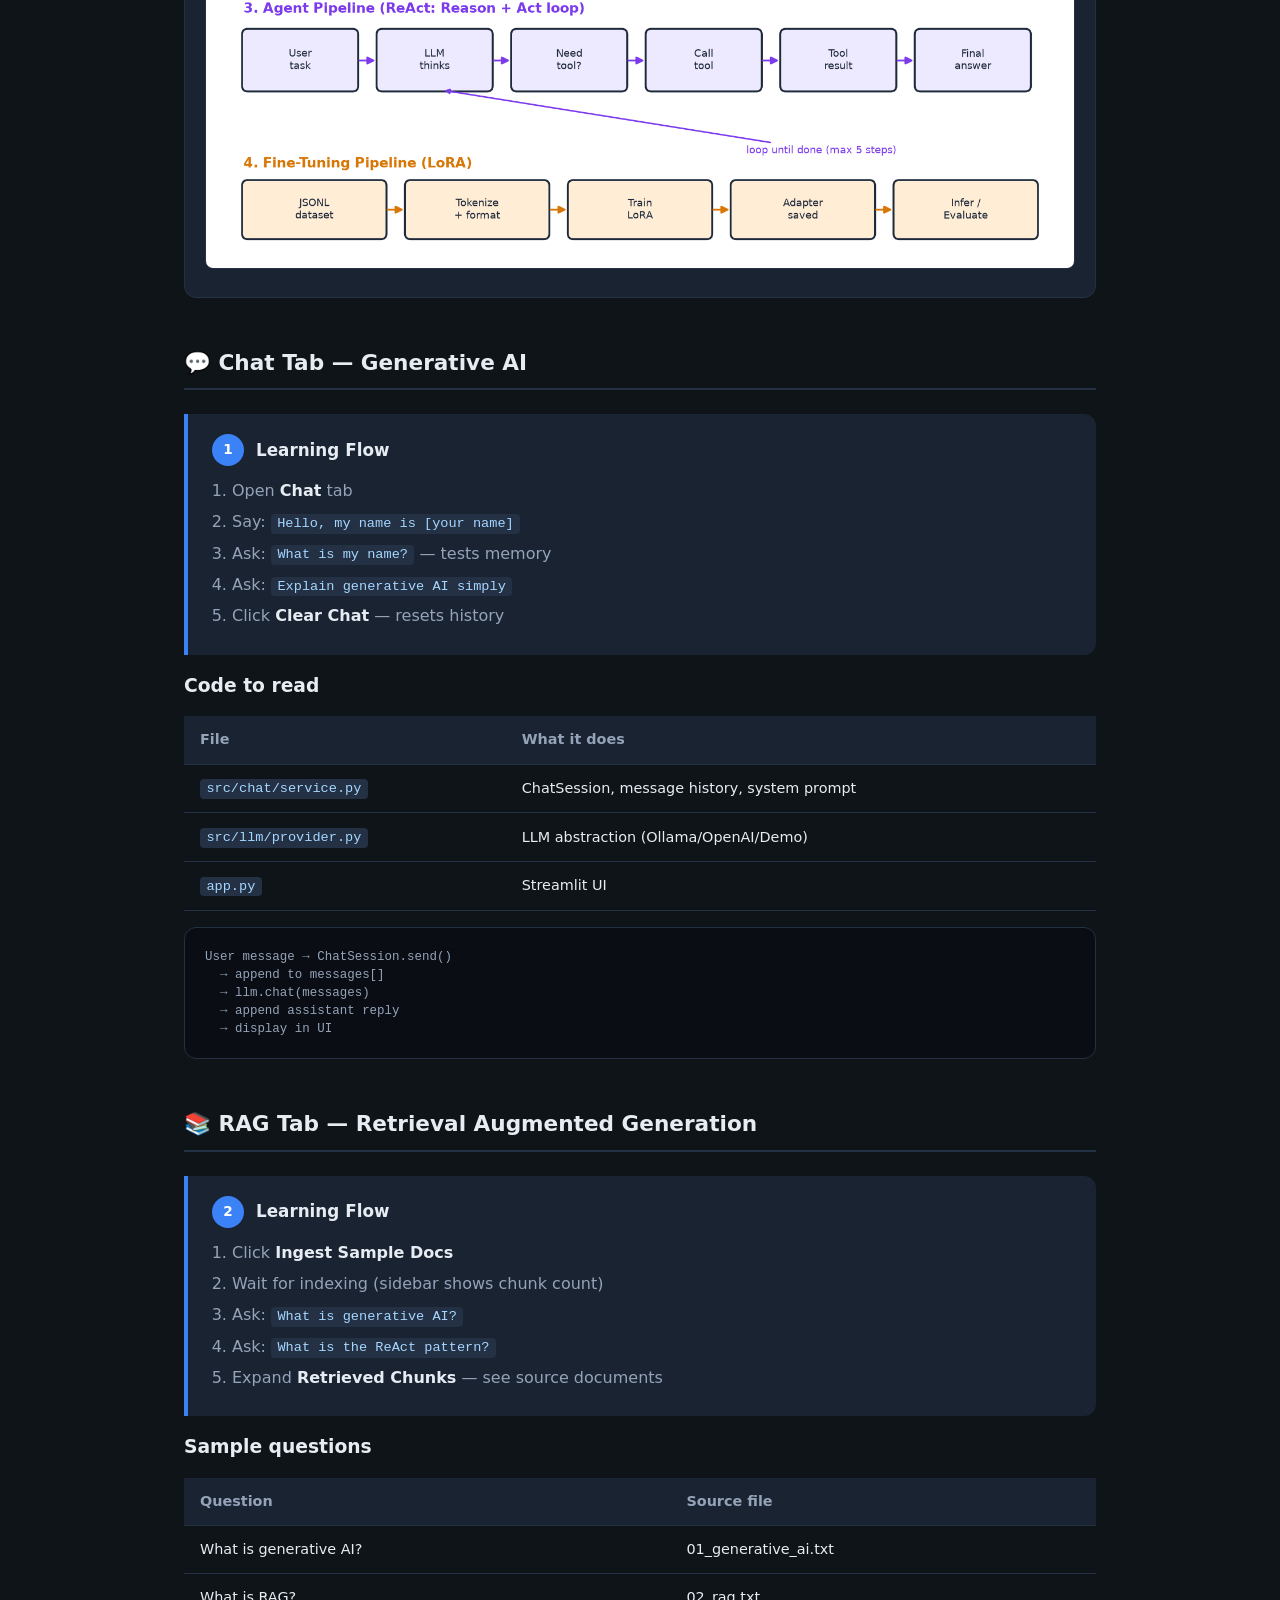
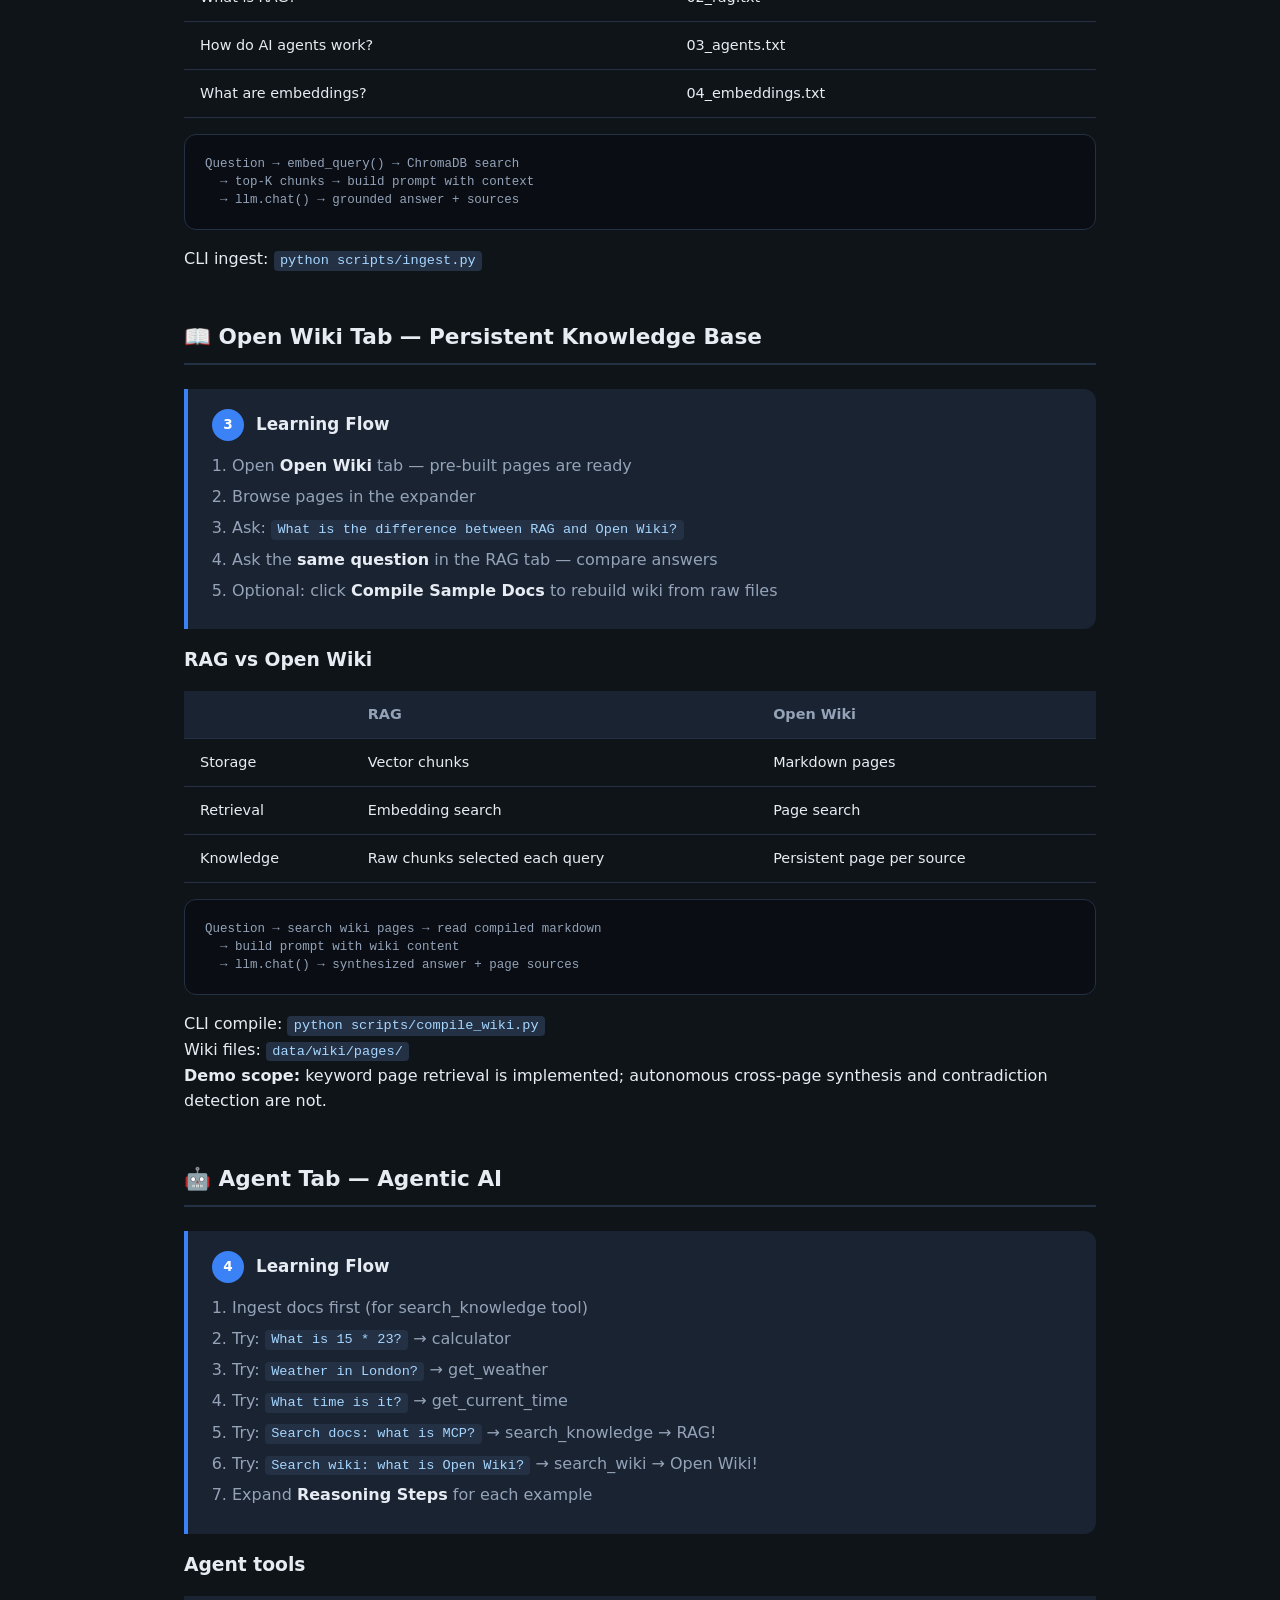
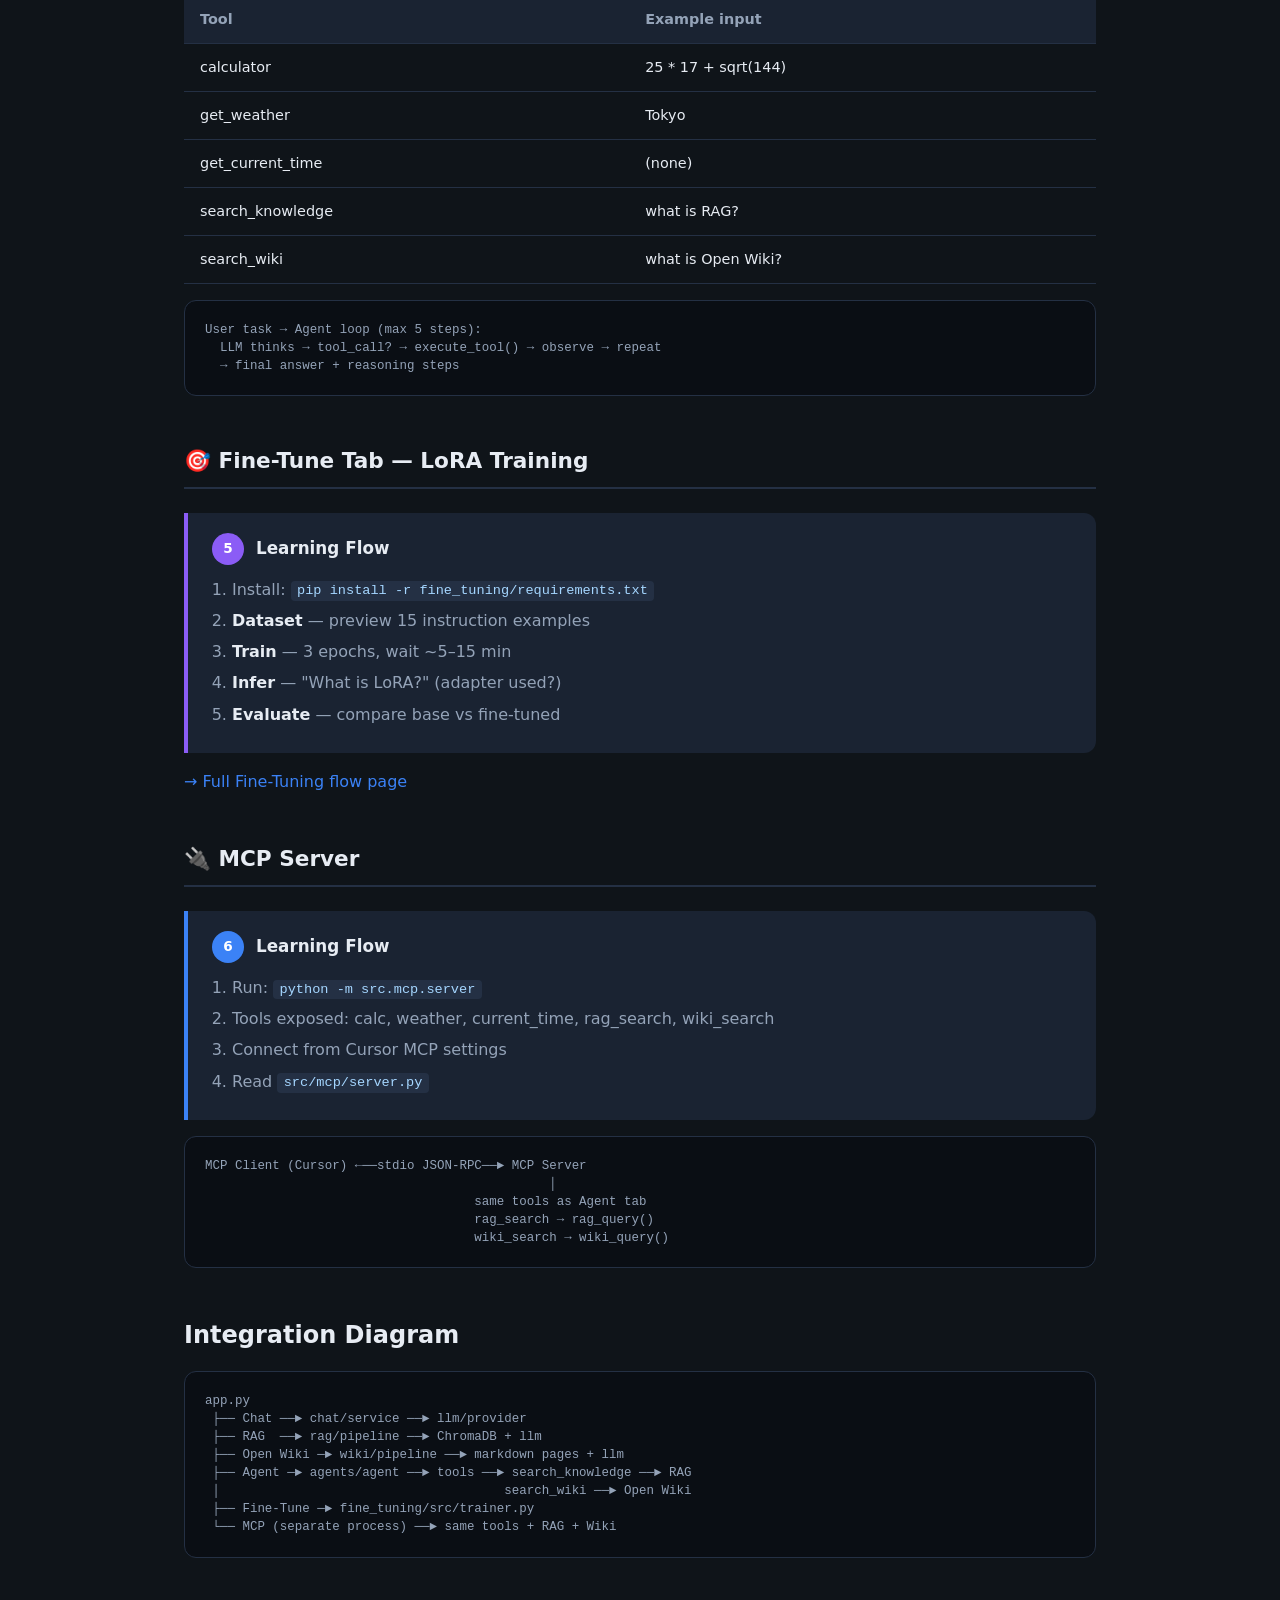
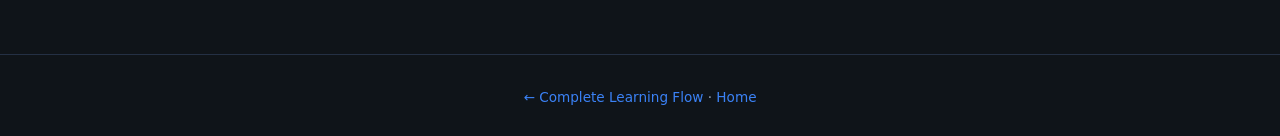
<file: docs/html/main-app-flow.html>
<!DOCTYPE html>
<html lang="en">
<head>
  <meta charset="UTF-8">
  <meta name="viewport" content="width=device-width, initial-scale=1.0">
  <title>Main App Learning Flow — AI Learning Lab</title>
  <link rel="stylesheet" href="styles.css">
</head>
<body>

<header>
  <div class="container">
    <h1>🧠 Main App Learning Flow</h1>
    <p>Chat → RAG → Open Wiki → Agent → Fine-Tune → MCP</p>
  </div>
</header>

<nav class="top-nav">
  <a href="index.html">Home</a>
  <a href="learning-flow.html">Learning Flow</a>
  <a href="main-app-flow.html" class="active">Main App</a>
  <a href="fine-tuning-flow.html">Fine-Tuning</a>
  <a href="medical-assistant-flow.html">Medical Assistant</a>
</nav>

<div class="container">

  <pre>python -m streamlit run app.py
→ http://localhost:8501</pre>

  <h2>Architecture at a Glance</h2>
  <div class="diagram-gallery">
    <div class="diagram-card">
      <h3>LLM Architecture</h3>
      <p>All tabs share one LLM provider. RAG uses ChromaDB; Agent uses tools + RAG search.</p>
      <img src="../images/llm-architecture.png" alt="LLM architecture" class="diagram-img">
    </div>
    <div class="diagram-card">
      <h3>Pipeline Structure</h3>
      <p>See how each feature processes input from user message to final answer.</p>
      <img src="../images/pipeline-structure.png" alt="Pipeline structure" class="diagram-img">
    </div>
  </div>

  <!-- CHAT -->
  <div class="flow-section" id="chat">
    <h2>💬 Chat Tab — Generative AI</h2>
    <div class="phase">
      <div class="phase-header"><span class="phase-num">1</span><h3>Learning Flow</h3></div>
      <ol>
        <li>Open <strong>Chat</strong> tab</li>
        <li>Say: <code>Hello, my name is [your name]</code></li>
        <li>Ask: <code>What is my name?</code> — tests memory</li>
        <li>Ask: <code>Explain generative AI simply</code></li>
        <li>Click <strong>Clear Chat</strong> — resets history</li>
      </ol>
    </div>
    <h3>Code to read</h3>
    <table>
      <tr><th>File</th><th>What it does</th></tr>
      <tr><td><code>src/chat/service.py</code></td><td>ChatSession, message history, system prompt</td></tr>
      <tr><td><code>src/llm/provider.py</code></td><td>LLM abstraction (Ollama/OpenAI/Demo)</td></tr>
      <tr><td><code>app.py</code></td><td>Streamlit UI</td></tr>
    </table>
    <div class="diagram">User message → ChatSession.send()
  → append to messages[]
  → llm.chat(messages)
  → append assistant reply
  → display in UI</div>
  </div>

  <!-- RAG -->
  <div class="flow-section" id="rag">
    <h2>📚 RAG Tab — Retrieval Augmented Generation</h2>
    <div class="phase">
      <div class="phase-header"><span class="phase-num">2</span><h3>Learning Flow</h3></div>
      <ol>
        <li>Click <strong>Ingest Sample Docs</strong></li>
        <li>Wait for indexing (sidebar shows chunk count)</li>
        <li>Ask: <code>What is generative AI?</code></li>
        <li>Ask: <code>What is the ReAct pattern?</code></li>
        <li>Expand <strong>Retrieved Chunks</strong> — see source documents</li>
      </ol>
    </div>
    <h3>Sample questions</h3>
    <table>
      <tr><th>Question</th><th>Source file</th></tr>
      <tr><td>What is generative AI?</td><td>01_generative_ai.txt</td></tr>
      <tr><td>What is RAG?</td><td>02_rag.txt</td></tr>
      <tr><td>How do AI agents work?</td><td>03_agents.txt</td></tr>
      <tr><td>What are embeddings?</td><td>04_embeddings.txt</td></tr>
    </table>
    <div class="diagram">Question → embed_query() → ChromaDB search
  → top-K chunks → build prompt with context
  → llm.chat() → grounded answer + sources</div>
    <p>CLI ingest: <code>python scripts/ingest.py</code></p>
  </div>

  <!-- OPEN WIKI -->
  <div class="flow-section" id="open-wiki">
    <h2>📖 Open Wiki Tab — Persistent Knowledge Base</h2>
    <div class="phase">
      <div class="phase-header"><span class="phase-num">3</span><h3>Learning Flow</h3></div>
      <ol>
        <li>Open <strong>Open Wiki</strong> tab — pre-built pages are ready</li>
        <li>Browse pages in the expander</li>
        <li>Ask: <code>What is the difference between RAG and Open Wiki?</code></li>
        <li>Ask the <strong>same question</strong> in the RAG tab — compare answers</li>
        <li>Optional: click <strong>Compile Sample Docs</strong> to rebuild wiki from raw files</li>
      </ol>
    </div>
    <h3>RAG vs Open Wiki</h3>
    <table>
      <tr><th></th><th>RAG</th><th>Open Wiki</th></tr>
      <tr><td>Storage</td><td>Vector chunks</td><td>Markdown pages</td></tr>
      <tr><td>Retrieval</td><td>Embedding search</td><td>Page search</td></tr>
      <tr><td>Knowledge</td><td>Raw chunks selected each query</td><td>Persistent page per source</td></tr>
    </table>
    <div class="diagram">Question → search wiki pages → read compiled markdown
  → build prompt with wiki content
  → llm.chat() → synthesized answer + page sources</div>
    <p>CLI compile: <code>python scripts/compile_wiki.py</code></p>
    <p>Wiki files: <code>data/wiki/pages/</code></p>
    <p><strong>Demo scope:</strong> keyword page retrieval is implemented; autonomous
      cross-page synthesis and contradiction detection are not.</p>
  </div>

  <!-- AGENT -->
  <div class="flow-section" id="agent">
    <h2>🤖 Agent Tab — Agentic AI</h2>
    <div class="phase">
      <div class="phase-header"><span class="phase-num">4</span><h3>Learning Flow</h3></div>
      <ol>
        <li>Ingest docs first (for search_knowledge tool)</li>
        <li>Try: <code>What is 15 * 23?</code> → calculator</li>
        <li>Try: <code>Weather in London?</code> → get_weather</li>
        <li>Try: <code>What time is it?</code> → get_current_time</li>
        <li>Try: <code>Search docs: what is MCP?</code> → search_knowledge → RAG!</li>
        <li>Try: <code>Search wiki: what is Open Wiki?</code> → search_wiki → Open Wiki!</li>
        <li>Expand <strong>Reasoning Steps</strong> for each example</li>
      </ol>
    </div>
    <h3>Agent tools</h3>
    <table>
      <tr><th>Tool</th><th>Example input</th></tr>
      <tr><td>calculator</td><td>25 * 17 + sqrt(144)</td></tr>
      <tr><td>get_weather</td><td>Tokyo</td></tr>
      <tr><td>get_current_time</td><td>(none)</td></tr>
      <tr><td>search_knowledge</td><td>what is RAG?</td></tr>
      <tr><td>search_wiki</td><td>what is Open Wiki?</td></tr>
    </table>
    <div class="diagram">User task → Agent loop (max 5 steps):
  LLM thinks → tool_call? → execute_tool() → observe → repeat
  → final answer + reasoning steps</div>
  </div>

  <!-- FINE-TUNE -->
  <div class="flow-section" id="finetune">
    <h2>🎯 Fine-Tune Tab — LoRA Training</h2>
    <div class="phase finetune">
      <div class="phase-header"><span class="phase-num">5</span><h3>Learning Flow</h3></div>
      <ol>
        <li>Install: <code>pip install -r fine_tuning/requirements.txt</code></li>
        <li><strong>Dataset</strong> — preview 15 instruction examples</li>
        <li><strong>Train</strong> — 3 epochs, wait ~5–15 min</li>
        <li><strong>Infer</strong> — "What is LoRA?" (adapter used?)</li>
        <li><strong>Evaluate</strong> — compare base vs fine-tuned</li>
      </ol>
    </div>
    <a href="fine-tuning-flow.html">→ Full Fine-Tuning flow page</a>
  </div>

  <!-- MCP -->
  <div class="flow-section" id="mcp">
    <h2>🔌 MCP Server</h2>
    <div class="phase">
      <div class="phase-header"><span class="phase-num">6</span><h3>Learning Flow</h3></div>
      <ol>
        <li>Run: <code>python -m src.mcp.server</code></li>
        <li>Tools exposed: calc, weather, current_time, rag_search, wiki_search</li>
        <li>Connect from Cursor MCP settings</li>
        <li>Read <code>src/mcp/server.py</code></li>
      </ol>
    </div>
    <div class="diagram">MCP Client (Cursor) ←──stdio JSON-RPC──► MCP Server
                                              │
                                    same tools as Agent tab
                                    rag_search → rag_query()
                                    wiki_search → wiki_query()</div>
  </div>

  <h2>Integration Diagram</h2>
  <div class="diagram">app.py
 ├── Chat ──► chat/service ──► llm/provider
 ├── RAG  ──► rag/pipeline ──► ChromaDB + llm
 ├── Open Wiki ─► wiki/pipeline ──► markdown pages + llm
 ├── Agent ─► agents/agent ──► tools ──► search_knowledge ──► RAG
 │                                      search_wiki ──► Open Wiki
 ├── Fine-Tune ─► fine_tuning/src/trainer.py
 └── MCP (separate process) ──► same tools + RAG + Wiki</div>

</div>

<footer>
  <a href="learning-flow.html">← Complete Learning Flow</a> · <a href="index.html">Home</a>
</footer>

</body>
</html>
</file>
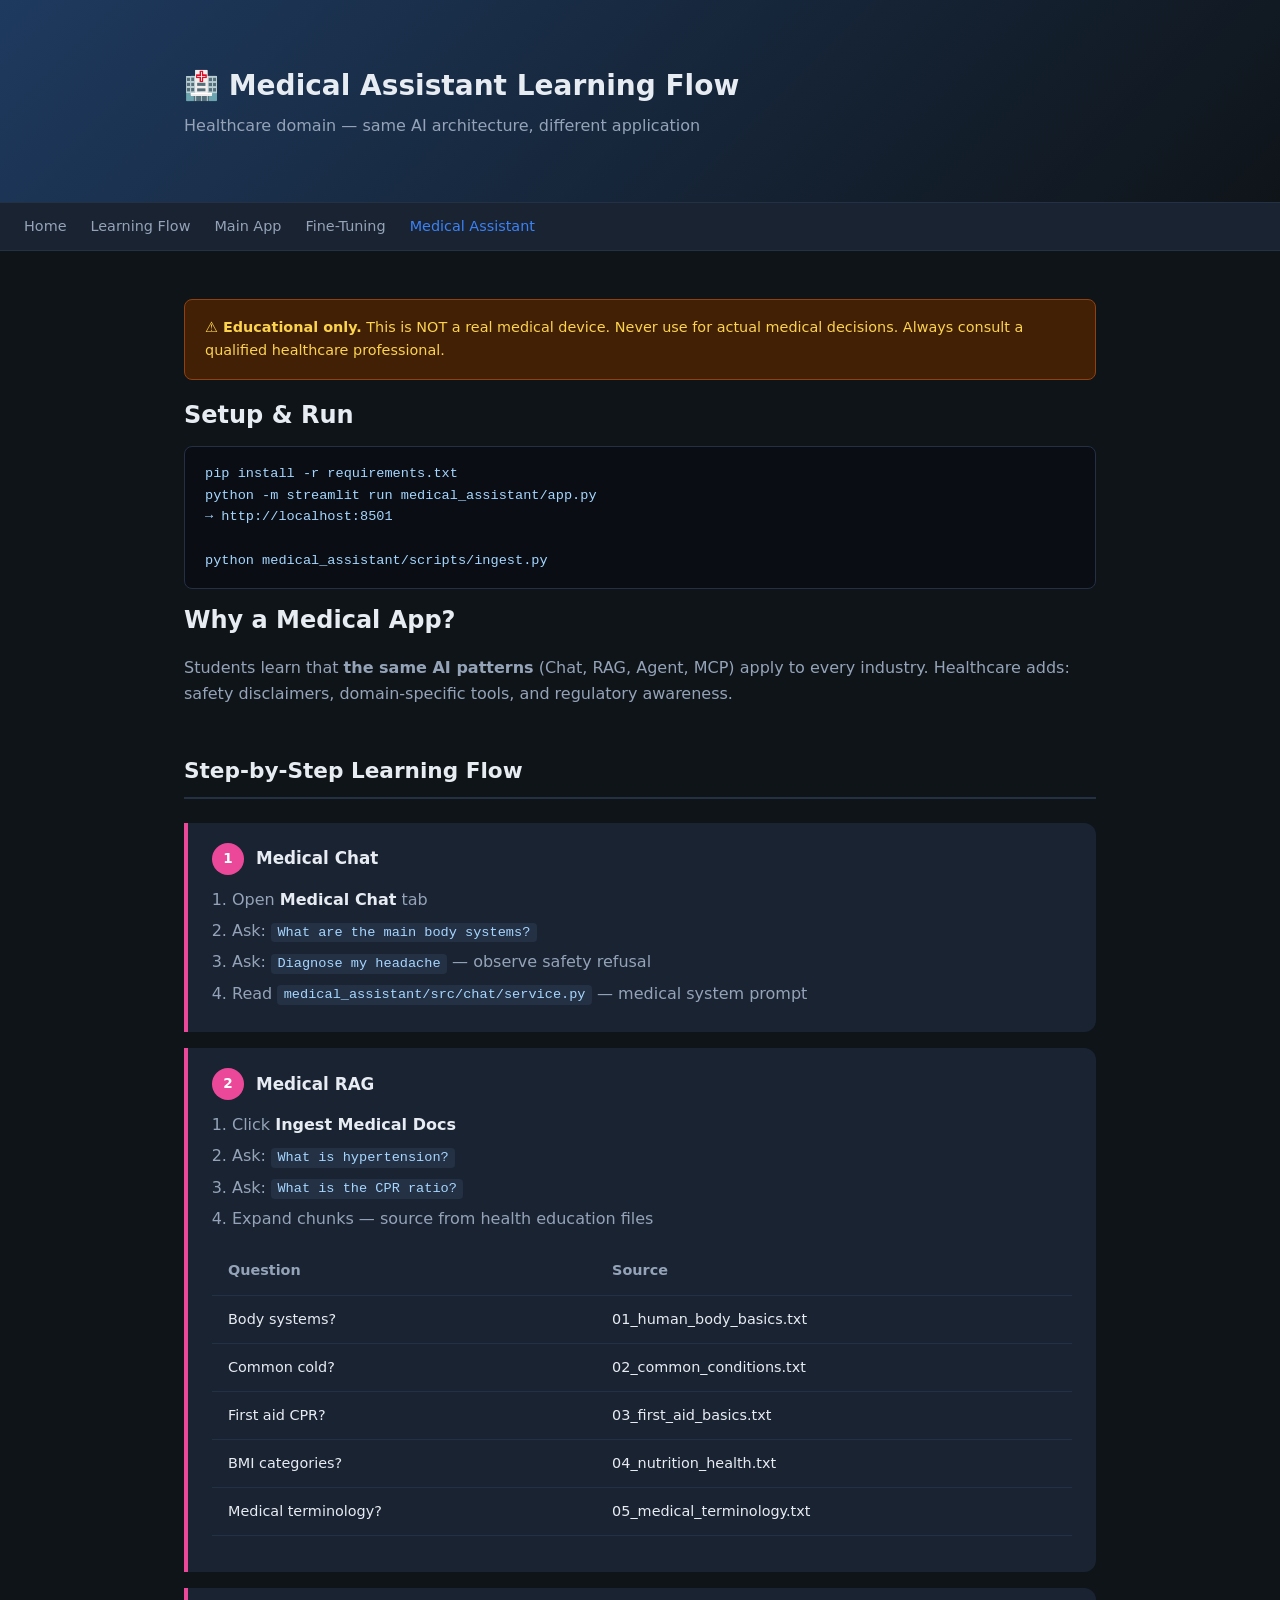
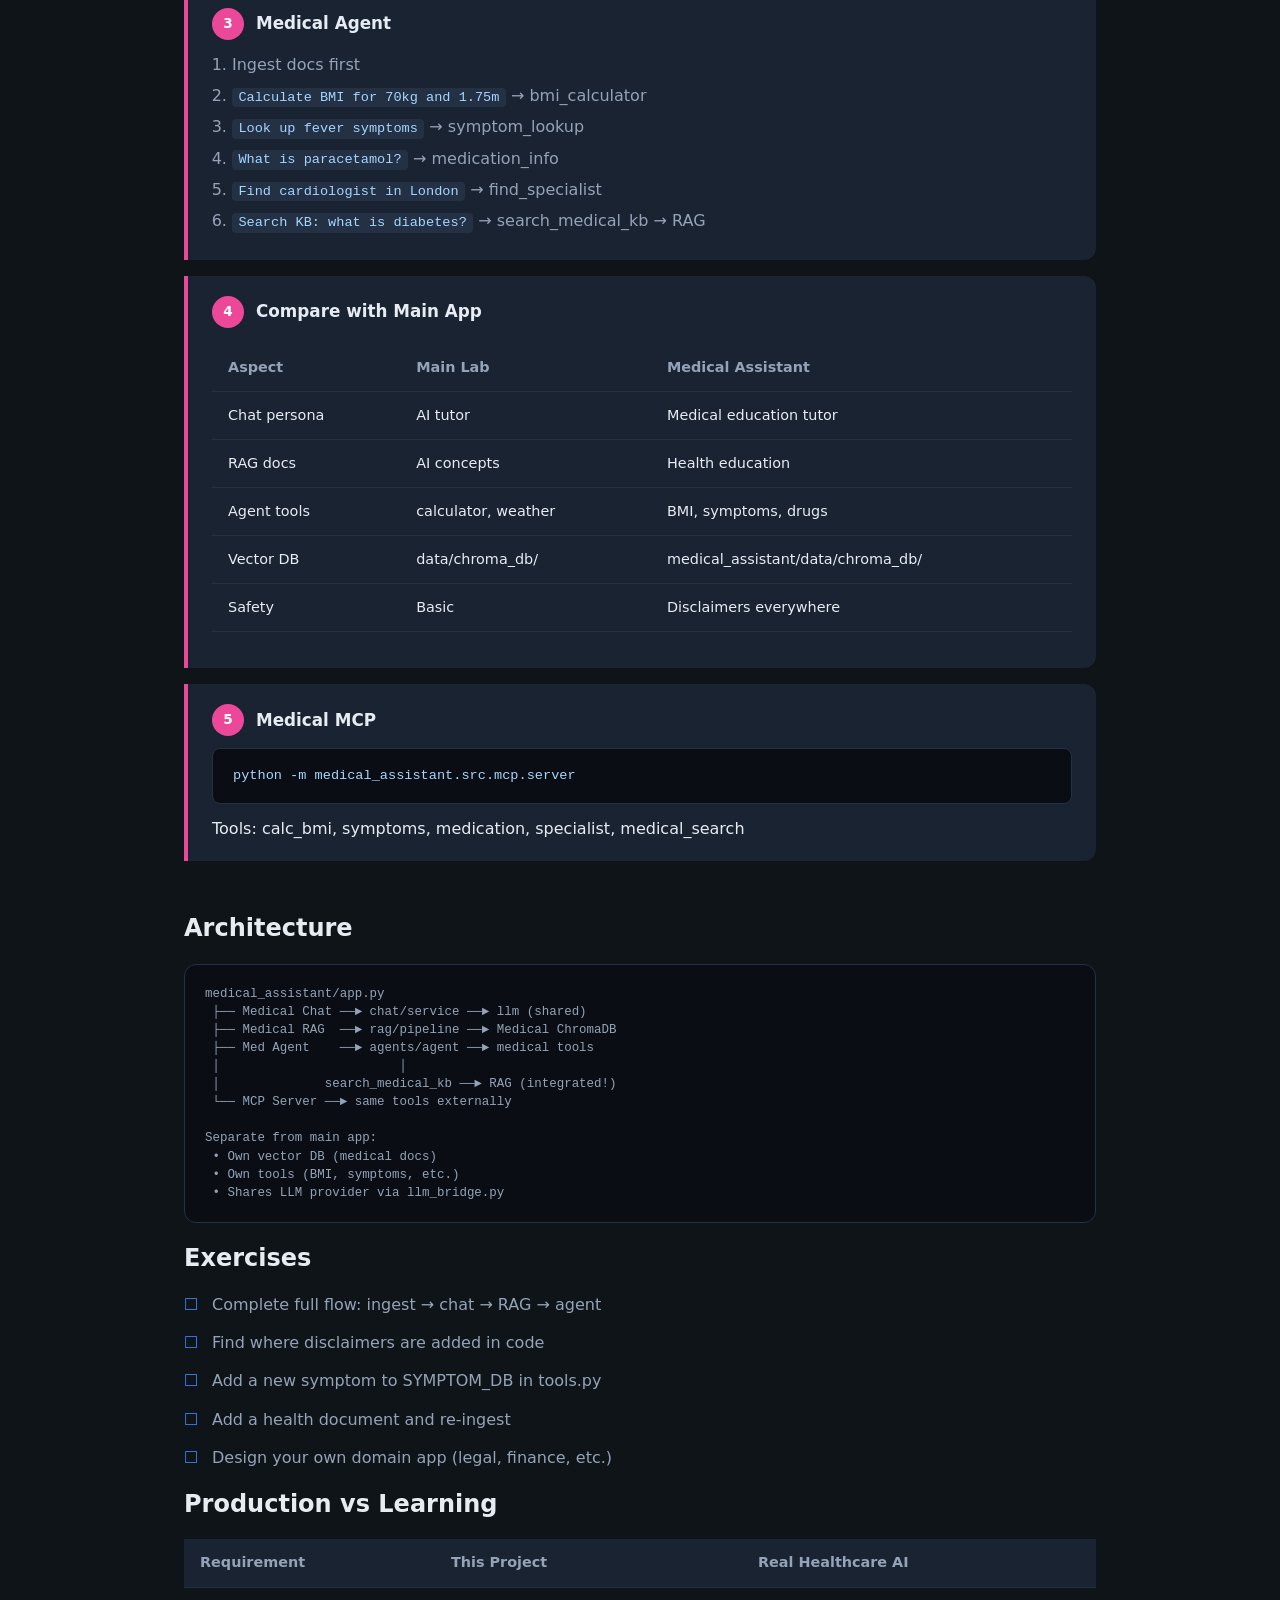
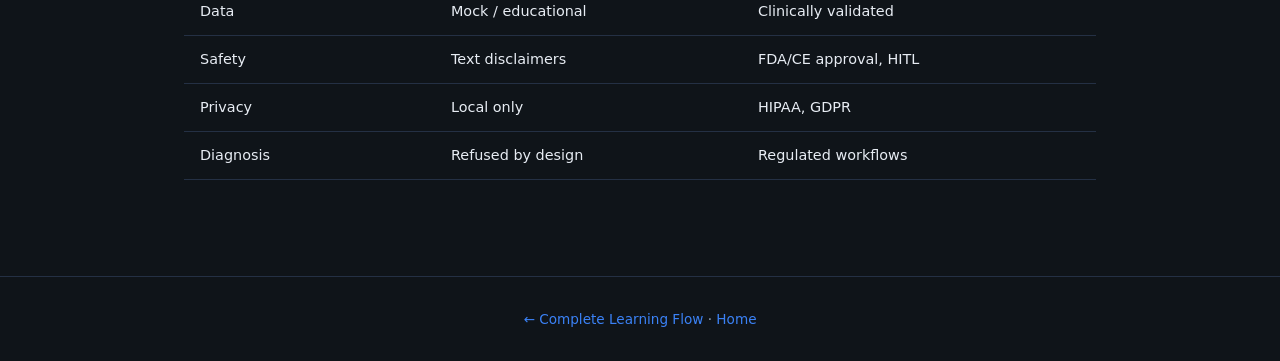
<file: docs/html/medical-assistant-flow.html>
<!DOCTYPE html>
<html lang="en">
<head>
  <meta charset="UTF-8">
  <meta name="viewport" content="width=device-width, initial-scale=1.0">
  <title>Medical Assistant Learning Flow — AI Learning Lab</title>
  <link rel="stylesheet" href="styles.css">
</head>
<body>

<header>
  <div class="container">
    <h1>🏥 Medical Assistant Learning Flow</h1>
    <p>Healthcare domain — same AI architecture, different application</p>
  </div>
</header>

<nav class="top-nav">
  <a href="index.html">Home</a>
  <a href="learning-flow.html">Learning Flow</a>
  <a href="main-app-flow.html">Main App</a>
  <a href="fine-tuning-flow.html">Fine-Tuning</a>
  <a href="medical-assistant-flow.html" class="active">Medical Assistant</a>
</nav>

<div class="container">

  <div class="alert alert-warning">
    <strong>⚠️ Educational only.</strong> This is NOT a real medical device. Never use for actual
    medical decisions. Always consult a qualified healthcare professional.
  </div>

  <h2>Setup &amp; Run</h2>
  <pre>pip install -r requirements.txt
python -m streamlit run medical_assistant/app.py
→ http://localhost:8501

python medical_assistant/scripts/ingest.py</pre>

  <h2>Why a Medical App?</h2>
  <p style="color:var(--muted);margin:1rem 0;">
    Students learn that <strong>the same AI patterns</strong> (Chat, RAG, Agent, MCP) apply to every industry.
    Healthcare adds: safety disclaimers, domain-specific tools, and regulatory awareness.
  </p>

  <div class="flow-section">
    <h2>Step-by-Step Learning Flow</h2>

    <div class="phase medical">
      <div class="phase-header"><span class="phase-num">1</span><h3>Medical Chat</h3></div>
      <ol>
        <li>Open <strong>Medical Chat</strong> tab</li>
        <li>Ask: <code>What are the main body systems?</code></li>
        <li>Ask: <code>Diagnose my headache</code> — observe safety refusal</li>
        <li>Read <code>medical_assistant/src/chat/service.py</code> — medical system prompt</li>
      </ol>
    </div>

    <div class="phase medical">
      <div class="phase-header"><span class="phase-num">2</span><h3>Medical RAG</h3></div>
      <ol>
        <li>Click <strong>Ingest Medical Docs</strong></li>
        <li>Ask: <code>What is hypertension?</code></li>
        <li>Ask: <code>What is the CPR ratio?</code></li>
        <li>Expand chunks — source from health education files</li>
      </ol>
      <table>
        <tr><th>Question</th><th>Source</th></tr>
        <tr><td>Body systems?</td><td>01_human_body_basics.txt</td></tr>
        <tr><td>Common cold?</td><td>02_common_conditions.txt</td></tr>
        <tr><td>First aid CPR?</td><td>03_first_aid_basics.txt</td></tr>
        <tr><td>BMI categories?</td><td>04_nutrition_health.txt</td></tr>
        <tr><td>Medical terminology?</td><td>05_medical_terminology.txt</td></tr>
      </table>
    </div>

    <div class="phase medical">
      <div class="phase-header"><span class="phase-num">3</span><h3>Medical Agent</h3></div>
      <ol>
        <li>Ingest docs first</li>
        <li><code>Calculate BMI for 70kg and 1.75m</code> → bmi_calculator</li>
        <li><code>Look up fever symptoms</code> → symptom_lookup</li>
        <li><code>What is paracetamol?</code> → medication_info</li>
        <li><code>Find cardiologist in London</code> → find_specialist</li>
        <li><code>Search KB: what is diabetes?</code> → search_medical_kb → RAG</li>
      </ol>
    </div>

    <div class="phase medical">
      <div class="phase-header"><span class="phase-num">4</span><h3>Compare with Main App</h3></div>
      <table>
        <tr><th>Aspect</th><th>Main Lab</th><th>Medical Assistant</th></tr>
        <tr><td>Chat persona</td><td>AI tutor</td><td>Medical education tutor</td></tr>
        <tr><td>RAG docs</td><td>AI concepts</td><td>Health education</td></tr>
        <tr><td>Agent tools</td><td>calculator, weather</td><td>BMI, symptoms, drugs</td></tr>
        <tr><td>Vector DB</td><td>data/chroma_db/</td><td>medical_assistant/data/chroma_db/</td></tr>
        <tr><td>Safety</td><td>Basic</td><td>Disclaimers everywhere</td></tr>
      </table>
    </div>

    <div class="phase medical">
      <div class="phase-header"><span class="phase-num">5</span><h3>Medical MCP</h3></div>
      <pre>python -m medical_assistant.src.mcp.server</pre>
      <p>Tools: calc_bmi, symptoms, medication, specialist, medical_search</p>
    </div>
  </div>

  <h2>Architecture</h2>
  <div class="diagram">medical_assistant/app.py
 ├── Medical Chat ──► chat/service ──► llm (shared)
 ├── Medical RAG  ──► rag/pipeline ──► Medical ChromaDB
 ├── Med Agent    ──► agents/agent ──► medical tools
 │                        │
 │              search_medical_kb ──► RAG (integrated!)
 └── MCP Server ──► same tools externally

Separate from main app:
 • Own vector DB (medical docs)
 • Own tools (BMI, symptoms, etc.)
 • Shares LLM provider via llm_bridge.py</div>

  <h2>Exercises</h2>
  <ul class="checklist">
    <li>Complete full flow: ingest → chat → RAG → agent</li>
    <li>Find where disclaimers are added in code</li>
    <li>Add a new symptom to SYMPTOM_DB in tools.py</li>
    <li>Add a health document and re-ingest</li>
    <li>Design your own domain app (legal, finance, etc.)</li>
  </ul>

  <h2>Production vs Learning</h2>
  <table>
    <tr><th>Requirement</th><th>This Project</th><th>Real Healthcare AI</th></tr>
    <tr><td>Data</td><td>Mock / educational</td><td>Clinically validated</td></tr>
    <tr><td>Safety</td><td>Text disclaimers</td><td>FDA/CE approval, HITL</td></tr>
    <tr><td>Privacy</td><td>Local only</td><td>HIPAA, GDPR</td></tr>
    <tr><td>Diagnosis</td><td>Refused by design</td><td>Regulated workflows</td></tr>
  </table>

</div>

<footer>
  <a href="learning-flow.html">← Complete Learning Flow</a> · <a href="index.html">Home</a>
</footer>

</body>
</html>
</file>
<file: docs/html/styles.css>
/* AI Learning Lab — HTML Documentation Styles */

:root {
  --bg: #0f1419;
  --surface: #1a2332;
  --surface2: #243044;
  --text: #e7ecf3;
  --muted: #94a3b8;
  --accent: #3b82f6;
  --accent2: #10b981;
  --warning: #f59e0b;
  --danger: #ef4444;
  --medical: #ec4899;
  --finetune: #8b5cf6;
  --radius: 12px;
  --font: "Segoe UI", system-ui, -apple-system, sans-serif;
}

* { box-sizing: border-box; margin: 0; padding: 0; }

body {
  font-family: var(--font);
  background: var(--bg);
  color: var(--text);
  line-height: 1.6;
  min-height: 100vh;
}

a { color: var(--accent); text-decoration: none; }
a:hover { text-decoration: underline; }

/* Layout */
.container { max-width: 960px; margin: 0 auto; padding: 2rem 1.5rem; }

header {
  background: linear-gradient(135deg, #1e3a5f 0%, #0f1419 100%);
  border-bottom: 1px solid var(--surface2);
  padding: 2rem 1.5rem;
}

header h1 { font-size: 1.75rem; margin-bottom: 0.25rem; }
header p { color: var(--muted); }

nav.top-nav {
  background: var(--surface);
  border-bottom: 1px solid var(--surface2);
  padding: 0.75rem 1.5rem;
  display: flex;
  flex-wrap: wrap;
  gap: 0.5rem 1.5rem;
  position: sticky;
  top: 0;
  z-index: 100;
}

nav.top-nav a {
  color: var(--muted);
  font-size: 0.9rem;
  font-weight: 500;
}
nav.top-nav a:hover, nav.top-nav a.active { color: var(--accent); text-decoration: none; }

/* Cards */
.card-grid {
  display: grid;
  grid-template-columns: repeat(auto-fit, minmax(260px, 1fr));
  gap: 1.25rem;
  margin: 2rem 0;
}

.card {
  background: var(--surface);
  border: 1px solid var(--surface2);
  border-radius: var(--radius);
  padding: 1.5rem;
  transition: border-color 0.2s, transform 0.2s;
}

.card:hover {
  border-color: var(--accent);
  transform: translateY(-2px);
}

.card h3 { margin-bottom: 0.5rem; font-size: 1.1rem; }
.card p { color: var(--muted); font-size: 0.9rem; margin-bottom: 1rem; }
.card .badge {
  display: inline-block;
  font-size: 0.75rem;
  padding: 0.2rem 0.6rem;
  border-radius: 999px;
  background: var(--surface2);
  color: var(--muted);
  margin-bottom: 0.75rem;
}

.card.main .badge { background: #1e3a5f; color: #93c5fd; }
.card.medical .badge { background: #500724; color: #f9a8d4; }
.card.finetune .badge { background: #3b0764; color: #c4b5fd; }

/* Architecture PNG diagrams */
.diagram-gallery {
  display: grid;
  grid-template-columns: 1fr;
  gap: 2rem;
  margin: 2rem 0;
}

.diagram-card {
  background: var(--surface);
  border: 1px solid var(--surface2);
  border-radius: var(--radius);
  padding: 1.25rem;
}

.diagram-card h3 {
  font-size: 1.05rem;
  margin-bottom: 0.5rem;
}

.diagram-card p {
  color: var(--muted);
  font-size: 0.9rem;
  margin-bottom: 1rem;
}

.diagram-img {
  width: 100%;
  max-width: 100%;
  height: auto;
  border-radius: 8px;
  border: 1px solid var(--surface2);
  background: #fff;
}

/* Learning steps */
.flow-section { margin: 3rem 0; }

.flow-section h2 {
  font-size: 1.35rem;
  margin-bottom: 1.5rem;
  padding-bottom: 0.5rem;
  border-bottom: 2px solid var(--surface2);
}

.phase {
  background: var(--surface);
  border-left: 4px solid var(--accent);
  border-radius: 0 var(--radius) var(--radius) 0;
  padding: 1.25rem 1.5rem;
  margin-bottom: 1rem;
}

.phase.medical { border-left-color: var(--medical); }
.phase.finetune { border-left-color: var(--finetune); }
.phase.setup { border-left-color: var(--accent2); }

.phase-header {
  display: flex;
  align-items: center;
  gap: 0.75rem;
  margin-bottom: 0.75rem;
}

.phase-num {
  background: var(--accent);
  color: white;
  width: 2rem;
  height: 2rem;
  border-radius: 50%;
  display: flex;
  align-items: center;
  justify-content: center;
  font-weight: 700;
  font-size: 0.85rem;
  flex-shrink: 0;
}

.phase.medical .phase-num { background: var(--medical); }
.phase.finetune .phase-num { background: var(--finetune); }
.phase.setup .phase-num { background: var(--accent2); }

.phase h3 { font-size: 1.05rem; }

.phase ul, .phase ol { margin: 0.5rem 0 0 1.25rem; color: var(--muted); }
.phase li { margin: 0.35rem 0; }
.phase li strong { color: var(--text); }

/* Code blocks */
pre, code {
  font-family: "Cascadia Code", "Fira Code", Consolas, monospace;
  font-size: 0.85rem;
}

pre {
  background: #0a0e14;
  border: 1px solid var(--surface2);
  border-radius: 8px;
  padding: 1rem 1.25rem;
  overflow-x: auto;
  margin: 0.75rem 0;
  color: #a5d6ff;
}

code {
  background: var(--surface2);
  padding: 0.15rem 0.4rem;
  border-radius: 4px;
  color: #a5d6ff;
}

/* Diagram */
.diagram {
  background: #0a0e14;
  border: 1px solid var(--surface2);
  border-radius: var(--radius);
  padding: 1.25rem;
  overflow-x: auto;
  font-family: monospace;
  font-size: 0.78rem;
  line-height: 1.45;
  color: #94a3b8;
  white-space: pre;
  margin: 1rem 0;
}

/* Timeline */
.timeline {
  position: relative;
  padding-left: 2rem;
  margin: 1.5rem 0;
}

.timeline::before {
  content: "";
  position: absolute;
  left: 0.6rem;
  top: 0;
  bottom: 0;
  width: 2px;
  background: var(--surface2);
}

.timeline-item {
  position: relative;
  margin-bottom: 1.5rem;
  padding-left: 1rem;
}

.timeline-item::before {
  content: "";
  position: absolute;
  left: -1.65rem;
  top: 0.4rem;
  width: 10px;
  height: 10px;
  border-radius: 50%;
  background: var(--accent);
  border: 2px solid var(--bg);
}

.timeline-item h4 { font-size: 1rem; margin-bottom: 0.25rem; }
.timeline-item p { color: var(--muted); font-size: 0.9rem; }
.timeline-item .time { font-size: 0.8rem; color: var(--accent2); }

/* Alert boxes */
.alert {
  padding: 1rem 1.25rem;
  border-radius: 8px;
  margin: 1rem 0;
  font-size: 0.9rem;
}

.alert-warning {
  background: #422006;
  border: 1px solid #92400e;
  color: #fcd34d;
}

.alert-info {
  background: #1e3a5f;
  border: 1px solid #1d4ed8;
  color: #93c5fd;
}

.alert-success {
  background: #052e16;
  border: 1px solid #166534;
  color: #86efac;
}

/* Table */
table {
  width: 100%;
  border-collapse: collapse;
  margin: 1rem 0;
  font-size: 0.9rem;
}

th, td {
  padding: 0.75rem 1rem;
  text-align: left;
  border-bottom: 1px solid var(--surface2);
}

th { background: var(--surface); color: var(--muted); font-weight: 600; }
tr:hover td { background: var(--surface); }

/* Footer */
footer {
  text-align: center;
  padding: 2rem;
  color: var(--muted);
  font-size: 0.85rem;
  border-top: 1px solid var(--surface2);
  margin-top: 3rem;
}

/* Checklist */
.checklist { list-style: none; margin: 0.5rem 0; }
.checklist li {
  padding: 0.4rem 0 0.4rem 1.75rem;
  position: relative;
  color: var(--muted);
}
.checklist li::before {
  content: "☐";
  position: absolute;
  left: 0;
  color: var(--accent);
}

.btn {
  display: inline-block;
  background: var(--accent);
  color: white !important;
  padding: 0.5rem 1rem;
  border-radius: 8px;
  font-size: 0.9rem;
  font-weight: 500;
  margin-top: 0.5rem;
}
.btn:hover { background: #2563eb; text-decoration: none; }

@media (max-width: 600px) {
  .container { padding: 1rem; }
  header { padding: 1.5rem 1rem; }
}
</file>
